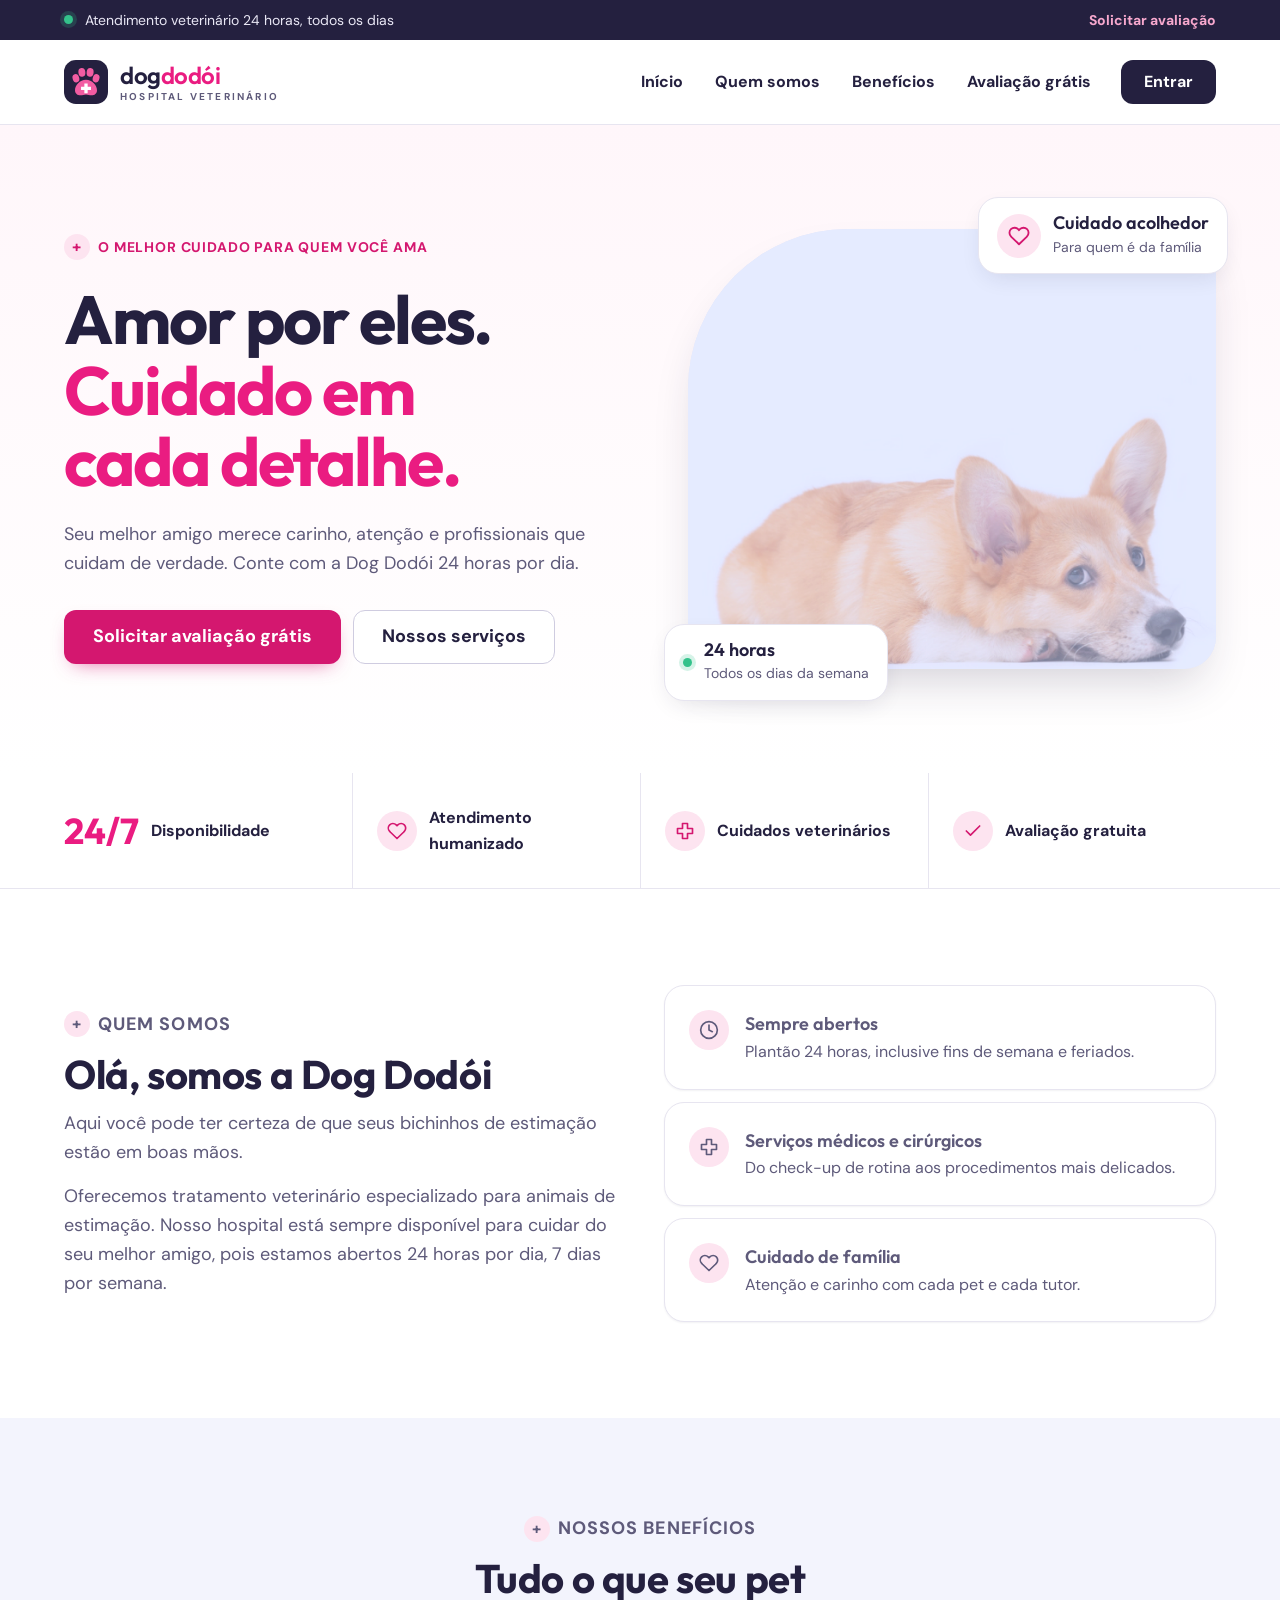
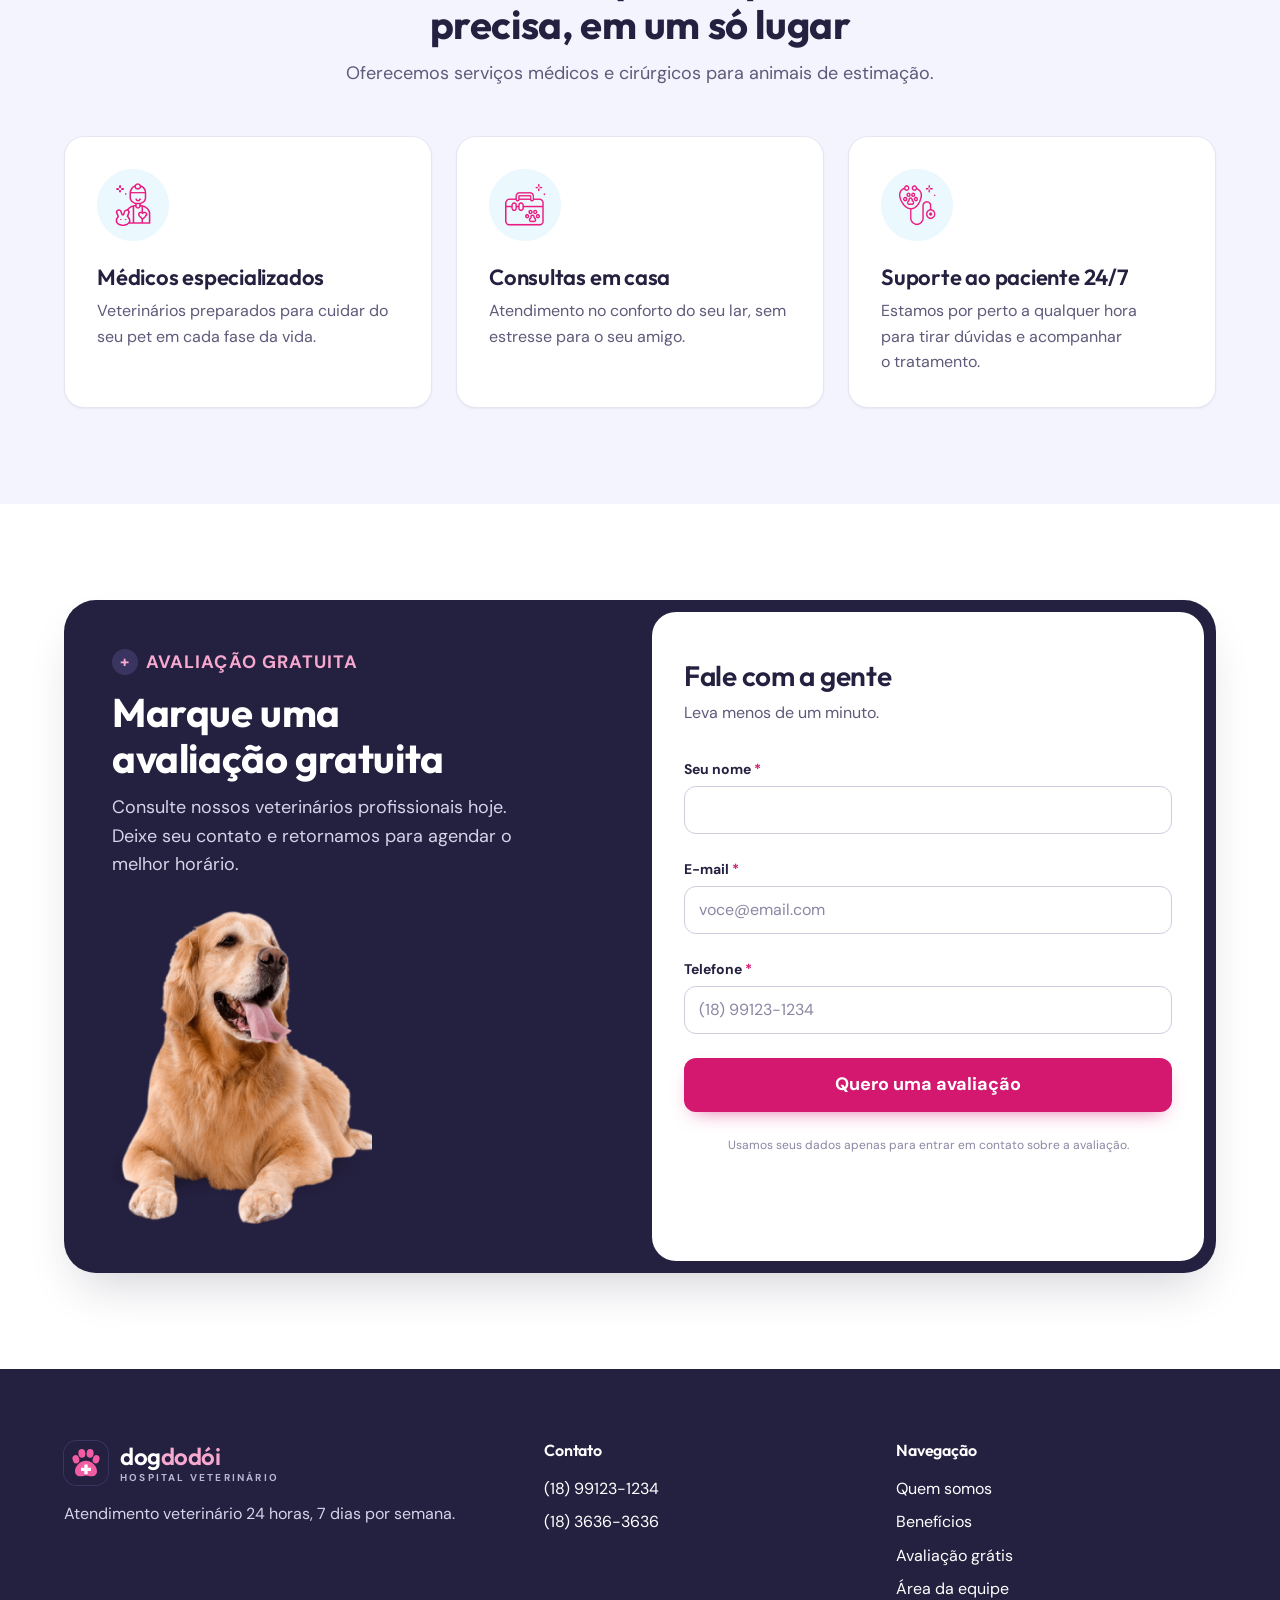
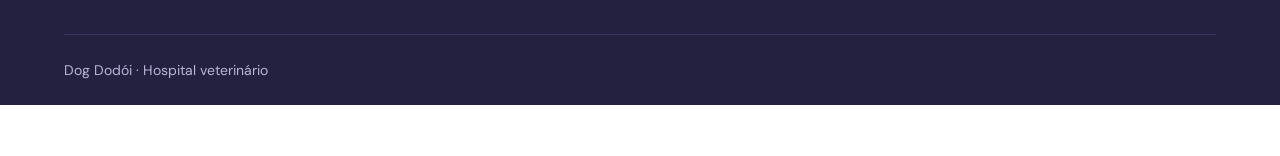
<file: index.html>
<!DOCTYPE html>
<html lang="pt-br">
<head>
    <meta charset="UTF-8">
    <meta http-equiv="refresh" content="0; url=front/index.html">
    <title>Dog Dodói</title>
</head>
<body>
    <p><a href="front/index.html">Ir para o site da Dog Dodói</a></p>
</body>
</html>
</file>
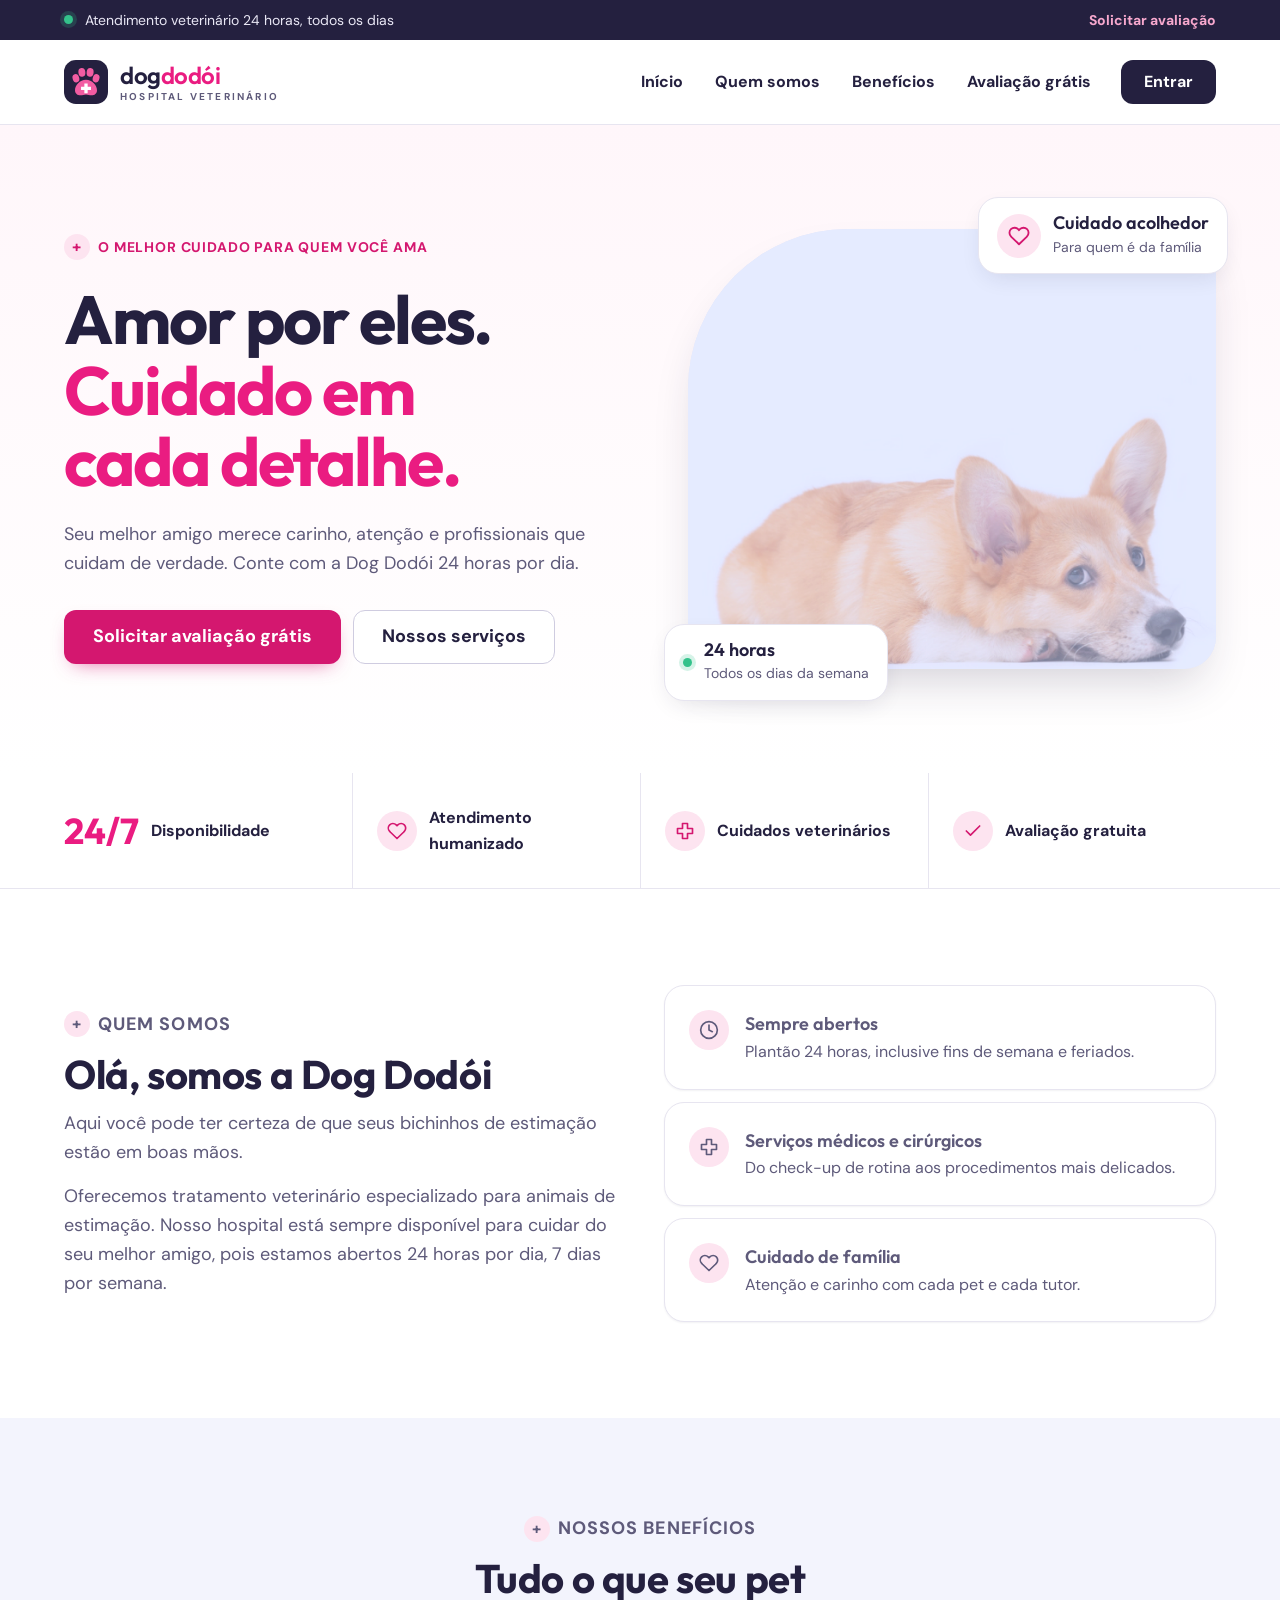
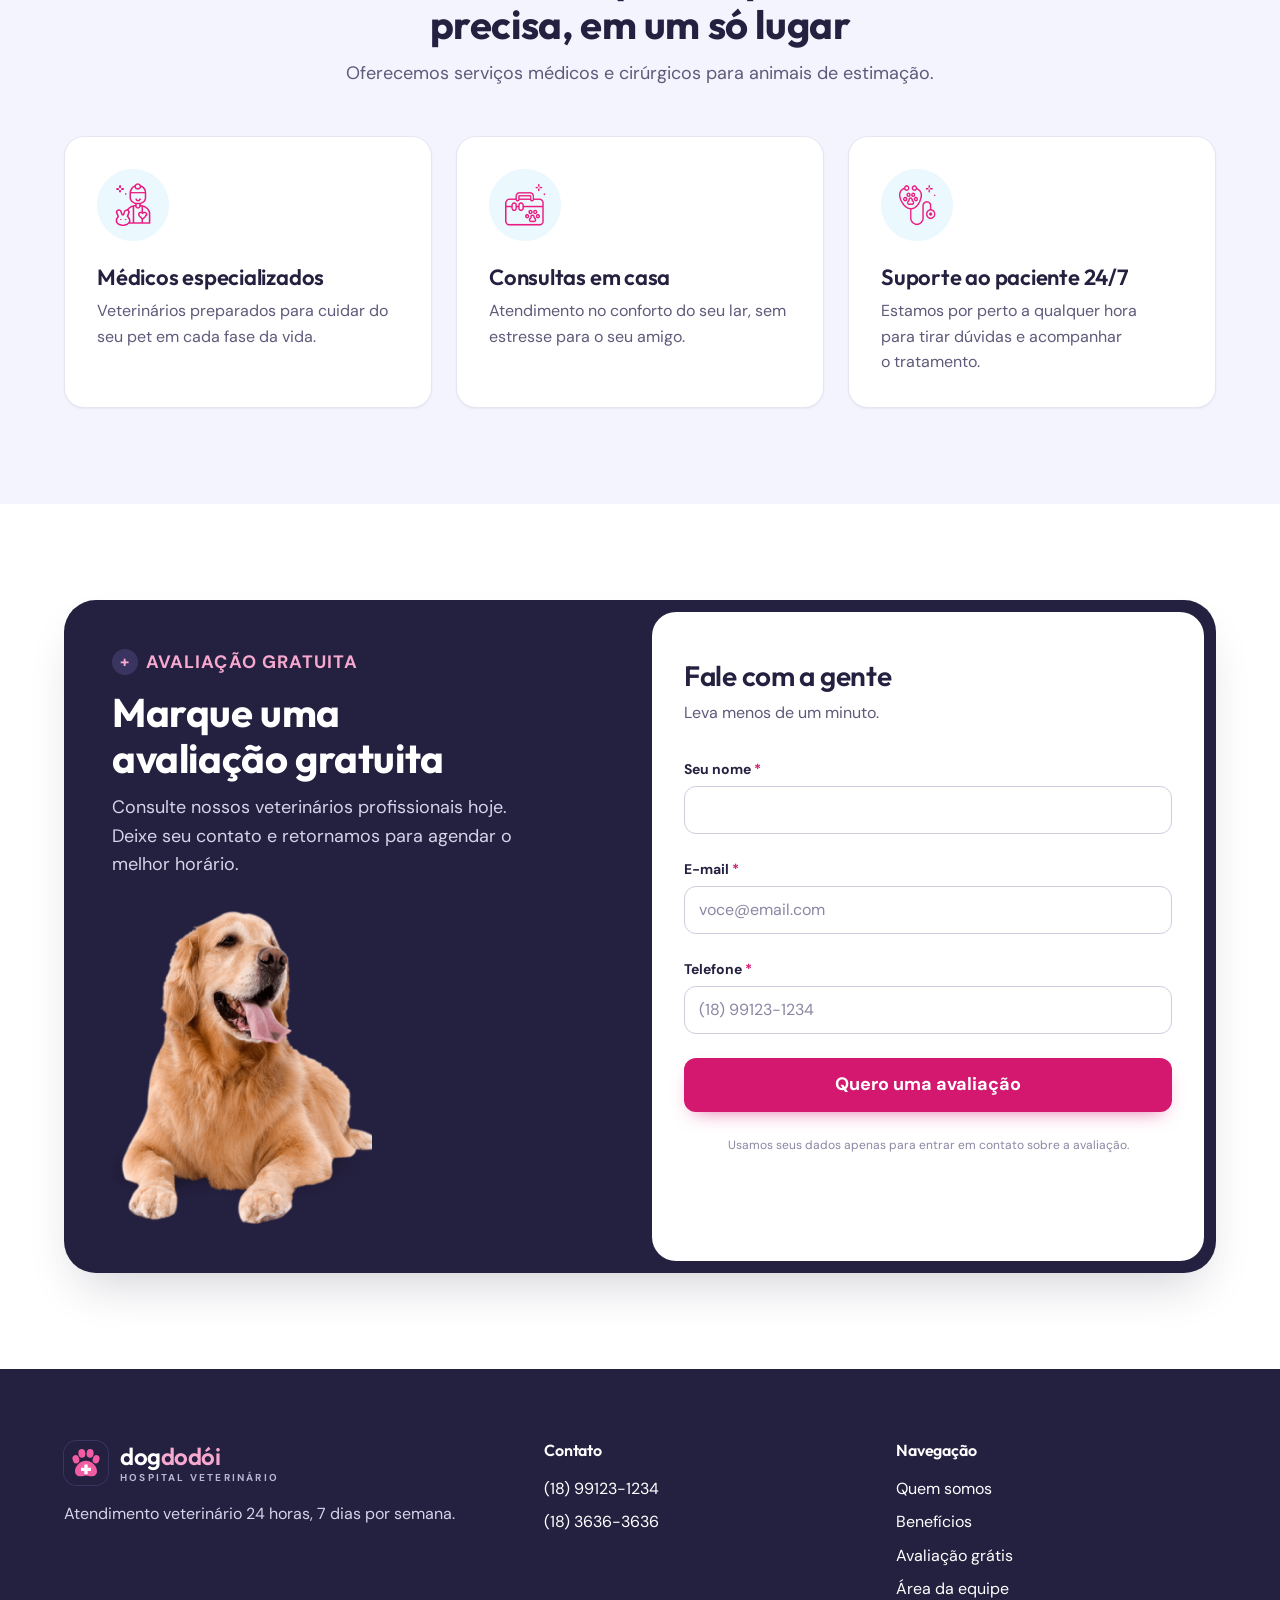
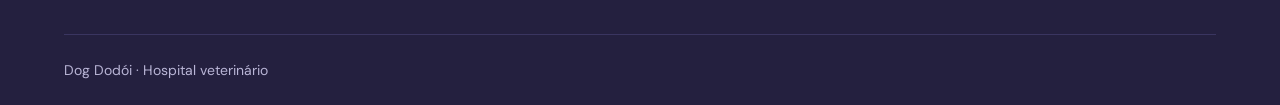
<file: front/index.html>
<!DOCTYPE html>
<html lang="pt-br">
<head>
    <meta charset="UTF-8">
    <meta name="viewport" content="width=device-width, initial-scale=1.0">
    <meta name="description" content="Dog Dodói: hospital veterinário 24 horas. Marque uma avaliação gratuita para o seu pet.">
    <title>Dog Dodói | Hospital veterinário 24 horas</title>
    <link rel="icon" href="../img/marca.svg" type="image/svg+xml">
    <link rel="preconnect" href="https://fonts.googleapis.com">
    <link rel="preconnect" href="https://fonts.gstatic.com" crossorigin>
    <link rel="stylesheet" href="https://fonts.googleapis.com/css2?family=DM+Sans:opsz,wght@9..40,400;9..40,500;9..40,700&family=Outfit:wght@500;600;700&display=swap">
    <link rel="stylesheet" href="../styles/design/tokens.css">
    <link rel="stylesheet" href="../styles/design/base.css">
    <link rel="stylesheet" href="../styles/design/components.css">
    <link rel="stylesheet" href="../styles/design/public.css">
    <script src="../js/storage.js"></script>
    <script src="../js/util.js"></script>
    <script src="../js/mascaras.js"></script>
    <script src="../js/icones.js" defer></script>
    <script src="../js/index.js" defer></script>
</head>
<body>
    <a class="pular-conteudo" href="#conteudo">Pular para o conteúdo</a>

    <div class="faixa-topo">
        <div class="container">
            <p><span class="ponto-vivo" aria-hidden="true"></span> Atendimento veterinário 24 horas, todos os dias</p>
            <a href="#form">Solicitar avaliação</a>
        </div>
    </div>

    <header class="site-cabecalho">
        <div class="container">
            <a class="marca" href="#inicio">
                <img class="marca-simbolo" src="../img/marca.svg" alt="">
                <span class="marca-texto">
                    <span class="marca-nome">dog<b>dodói</b></span>
                    <span class="marca-sub">Hospital veterinário</span>
                </span>
            </a>

            <button type="button" class="botao botao-secundario botao-pequeno site-menu-botao" id="botao-menu"
                    aria-controls="site-nav" aria-expanded="false" data-icone="menu">Menu</button>

            <nav class="site-nav" id="site-nav" aria-label="Principal">
                <a href="#inicio">Início</a>
                <a href="#quem-somos">Quem somos</a>
                <a href="#beneficios">Benefícios</a>
                <a href="#form">Avaliação grátis</a>
                <a href="login.html" class="botao botao-escuro">Entrar</a>
            </nav>
        </div>
    </header>

    <main id="conteudo">
        <section class="hero" id="inicio" aria-labelledby="hero-titulo">
            <div class="container">
                <div>
                    <p class="sobretitulo">O melhor cuidado para quem você ama</p>
                    <h1 id="hero-titulo">Amor por eles. <span>Cuidado em cada detalhe.</span></h1>
                    <p class="hero-texto">Seu melhor amigo merece carinho, atenção e profissionais que cuidam de verdade. Conte com a Dog Dodói 24 horas por dia.</p>
                    <div class="hero-acoes">
                        <button type="button" class="botao botao-primario botao-grande" id="botao-avaliacao">Solicitar avaliação grátis</button>
                        <a href="#beneficios" class="botao botao-secundario botao-grande">Nossos serviços</a>
                    </div>
                </div>

                <div class="hero-visual">
                    <div class="hero-foto">
                        <img src="../img/Section - Banner.png" alt="Cachorro da raça corgi deitado, olhando para o lado" width="1280" height="512">
                    </div>
                    <div class="hero-cartao hero-cartao-topo">
                        <span class="hero-cartao-icone" data-icone="coracao"></span>
                        <span><strong>Cuidado acolhedor</strong><small>Para quem é da família</small></span>
                    </div>
                    <div class="hero-cartao hero-cartao-base">
                        <span class="ponto-vivo" aria-hidden="true"></span>
                        <span><strong>24 horas</strong><small>Todos os dias da semana</small></span>
                    </div>
                </div>
            </div>
        </section>

        <section class="destaques" aria-label="Destaques">
            <div class="container">
                <ul>
                    <li><span class="destaques-numero">24/7</span> Disponibilidade</li>
                    <li><span class="destaques-icone" data-icone="coracao"></span> Atendimento humanizado</li>
                    <li><span class="destaques-icone" data-icone="cruz"></span> Cuidados veterinários</li>
                    <li><span class="destaques-icone" data-icone="check"></span> Avaliação gratuita</li>
                </ul>
            </div>
        </section>

        <section class="secao sobre" id="quem-somos" aria-labelledby="sobre-titulo">
            <div class="container">
                <div class="sobre-texto">
                    <p class="sobretitulo">Quem somos</p>
                    <h2 id="sobre-titulo">Olá, somos a Dog Dodói</h2>
                    <p>Aqui você pode ter certeza de que seus bichinhos de estimação estão em boas mãos.</p>
                    <p>Oferecemos tratamento veterinário especializado para animais de estimação. Nosso hospital está sempre disponível para cuidar do seu melhor amigo, pois estamos abertos 24 horas por dia, 7 dias por semana.</p>
                </div>
                <ul class="sobre-lista">
                    <li>
                        <span class="destaques-icone" data-icone="relogio"></span>
                        <span><strong>Sempre abertos</strong><span>Plantão 24 horas, inclusive fins de semana e feriados.</span></span>
                    </li>
                    <li>
                        <span class="destaques-icone" data-icone="cruz"></span>
                        <span><strong>Serviços médicos e cirúrgicos</strong><span>Do check-up de rotina aos procedimentos mais delicados.</span></span>
                    </li>
                    <li>
                        <span class="destaques-icone" data-icone="coracao"></span>
                        <span><strong>Cuidado de família</strong><span>Atenção e carinho com cada pet e cada tutor.</span></span>
                    </li>
                </ul>
            </div>
        </section>

        <section class="secao beneficios" id="beneficios" aria-labelledby="beneficios-titulo">
            <div class="container">
                <div class="secao-cabecalho">
                    <p class="sobretitulo">Nossos benefícios</p>
                    <h2 id="beneficios-titulo">Tudo o que seu pet precisa, em um só lugar</h2>
                    <p>Oferecemos serviços médicos e cirúrgicos para animais de estimação.</p>
                </div>
                <ul class="beneficios-lista">
                    <li class="beneficio">
                        <img src="../img/iconMedico.png" alt="" width="120" height="120">
                        <h3>Médicos especializados</h3>
                        <p>Veterinários preparados para cuidar do seu pet em cada fase da vida.</p>
                    </li>
                    <li class="beneficio">
                        <img src="../img/iconConsulta.png" alt="" width="120" height="120">
                        <h3>Consultas em casa</h3>
                        <p>Atendimento no conforto do seu lar, sem estresse para o seu amigo.</p>
                    </li>
                    <li class="beneficio">
                        <img src="../img/iconSuporte.png" alt="" width="120" height="120">
                        <h3>Suporte ao paciente 24/7</h3>
                        <p>Estamos por perto a qualquer hora para tirar dúvidas e acompanhar o tratamento.</p>
                    </li>
                </ul>
            </div>
        </section>

        <section class="secao avaliacao" id="form" aria-labelledby="avaliacao-titulo">
            <div class="container">
                <div class="avaliacao-caixa">
                    <div class="avaliacao-info">
                        <p class="sobretitulo">Avaliação gratuita</p>
                        <h2 id="avaliacao-titulo">Marque uma avaliação gratuita</h2>
                        <p>Consulte nossos veterinários profissionais hoje. Deixe seu contato e retornamos para agendar o melhor horário.</p>
                        <img src="../img/dog.png" alt="" width="303" height="346">
                    </div>

                    <div class="avaliacao-form">
                        <h3>Fale com a gente</h3>
                        <p>Leva menos de um minuto.</p>
                        <form id="form-avaliacao">
                            <div class="campo">
                                <label for="nome">Seu nome <span class="obrigatorio" aria-hidden="true">*</span></label>
                                <input class="controle" type="text" id="nome" name="nome" required autocomplete="name">
                            </div>
                            <div class="campo">
                                <label for="email">E-mail <span class="obrigatorio" aria-hidden="true">*</span></label>
                                <input class="controle" type="email" id="email" name="email" required autocomplete="email" placeholder="voce@email.com">
                            </div>
                            <div class="campo">
                                <label for="telefone">Telefone <span class="obrigatorio" aria-hidden="true">*</span></label>
                                <input class="controle" type="tel" id="telefone" name="telefone" required autocomplete="tel"
                                       data-mascara="telefone" minlength="14" placeholder="(18) 99123-1234">
                            </div>
                            <button type="submit" class="botao botao-primario botao-grande botao-bloco">Quero uma avaliação</button>
                            <p class="aviso-privacidade">Usamos seus dados apenas para entrar em contato sobre a avaliação.</p>
                        </form>
                    </div>
                </div>
            </div>
        </section>
    </main>

    <footer class="site-rodape">
        <div class="container">
            <div>
                <a class="marca marca-clara" href="#inicio">
                    <img class="marca-simbolo" src="../img/marca.svg" alt="">
                    <span class="marca-texto">
                        <span class="marca-nome">dog<b>dodói</b></span>
                        <span class="marca-sub">Hospital veterinário</span>
                    </span>
                </a>
                <p>Atendimento veterinário 24 horas, 7 dias por semana.</p>
            </div>
            <div>
                <h2>Contato</h2>
                <ul>
                    <li><a href="tel:+5518991231234">(18) 99123-1234</a></li>
                    <li><a href="tel:+551836363636">(18) 3636-3636</a></li>
                </ul>
            </div>
            <div>
                <h2>Navegação</h2>
                <ul>
                    <li><a href="#quem-somos">Quem somos</a></li>
                    <li><a href="#beneficios">Benefícios</a></li>
                    <li><a href="#form">Avaliação grátis</a></li>
                    <li><a href="login.html">Área da equipe</a></li>
                </ul>
            </div>
            <p class="rodape-base">Dog Dodói · Hospital veterinário</p>
        </div>
    </footer>
</body>
</html>
</file>
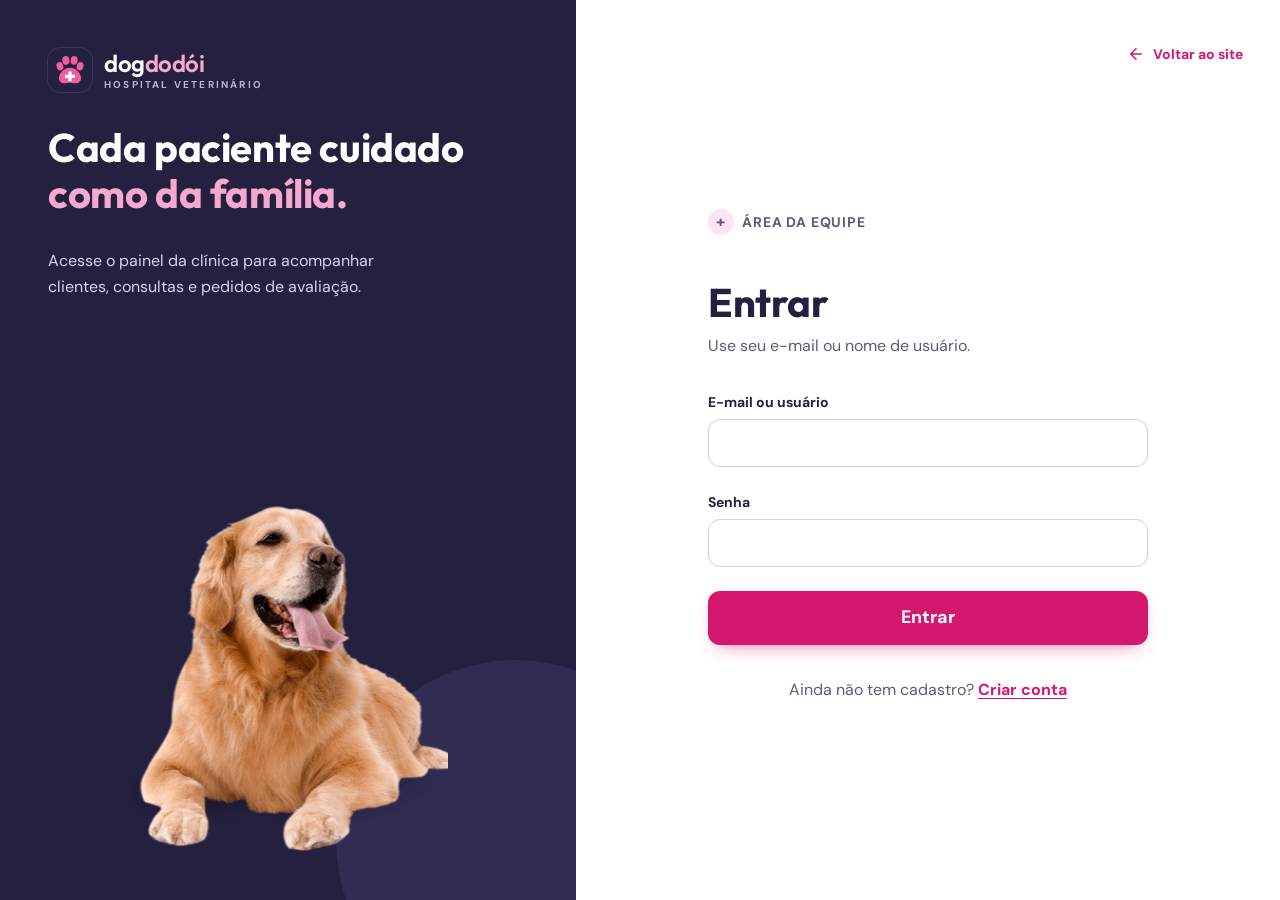
<file: front/cliente.html>
<!DOCTYPE html>
<html lang="pt-br" data-protegida>
<head>
    <meta charset="UTF-8">
    <meta name="viewport" content="width=device-width, initial-scale=1.0">
    <title>Novo cliente | Dog Dodói</title>
    <link rel="icon" href="../img/marca.svg" type="image/svg+xml">
    <link rel="preconnect" href="https://fonts.googleapis.com">
    <link rel="preconnect" href="https://fonts.gstatic.com" crossorigin>
    <link rel="stylesheet" href="https://fonts.googleapis.com/css2?family=DM+Sans:opsz,wght@9..40,400;9..40,500;9..40,700&family=Outfit:wght@500;600;700&display=swap">
    <link rel="stylesheet" href="../styles/design/tokens.css">
    <link rel="stylesheet" href="../styles/design/base.css">
    <link rel="stylesheet" href="../styles/design/components.css">
    <link rel="stylesheet" href="../styles/design/admin.css">
    <script src="../js/storage.js"></script>
    <script src="../js/util.js"></script>
    <script src="../js/auth.js"></script>
    <script src="../js/mascaras.js"></script>
    <script src="../js/icones.js" defer></script>
    <script src="../js/layout.js" defer></script>
    <script src="../js/cliente.js" defer></script>
</head>
<body class="app" data-secao="clientes">
    <a class="pular-conteudo" href="#conteudo">Pular para o conteúdo</a>
    <aside class="app-lateral" id="menu-lateral"></aside>

    <div class="app-principal">
        <header class="app-topo">
            <button type="button" class="botao botao-secundario botao-pequeno app-menu-botao" data-abrir-menu
                    aria-controls="menu-lateral" aria-expanded="false" data-icone="menu">Menu</button>
            <nav class="trilha" aria-label="Você está em">
                <ol>
                    <li><a href="dashBoard.html">Painel</a></li>
                    <li><a href="listaClientes.html">Clientes</a></li>
                    <li><span aria-current="page" id="trilha-atual">Novo cliente</span></li>
                </ol>
            </nav>
            <a class="botao botao-fantasma botao-pequeno" href="index.html" data-icone="site">Ver site</a>
        </header>

        <main class="app-conteudo formulario-pagina" id="conteudo">
            <div class="pagina-cabecalho">
                <div>
                    <p class="contexto">Clientes</p>
                    <h1 id="titulo">Novo cliente</h1>
                    <p class="descricao">Campos com <span class="obrigatorio">*</span> são obrigatórios.</p>
                </div>
            </div>

            <form id="form-cliente" class="painel">
                <div class="painel-corpo">
                    <fieldset class="grupo-form">
                        <legend>Dados pessoais</legend>
                        <p class="grupo-form-descricao">Informações do tutor responsável pelo pet.</p>
                        <div class="grade-campos">
                            <div class="campo col-7">
                                <label for="nome">Nome completo <span class="obrigatorio" aria-hidden="true">*</span></label>
                                <input class="controle" type="text" id="nome" name="nome" required autocomplete="off">
                            </div>
                            <div class="campo col-5">
                                <label for="nascimento">Data de nascimento <span class="obrigatorio" aria-hidden="true">*</span></label>
                                <input class="controle" type="date" id="nascimento" name="nascimento" required>
                            </div>
                            <div class="campo col-5">
                                <label for="cpf">CPF <span class="obrigatorio" aria-hidden="true">*</span></label>
                                <input class="controle" type="text" id="cpf" name="cpf" required inputmode="numeric"
                                       data-mascara="cpf" placeholder="000.000.000-00">
                            </div>
                            <div class="campo col-7">
                                <label for="email">E-mail <span class="obrigatorio" aria-hidden="true">*</span></label>
                                <input class="controle" type="email" id="email" name="email" required autocomplete="off">
                            </div>
                            <div class="campo col-6">
                                <label for="whatsapp">WhatsApp <span class="obrigatorio" aria-hidden="true">*</span></label>
                                <input class="controle" type="tel" id="whatsapp" name="whatsapp" required minlength="14"
                                       data-mascara="telefone" placeholder="(18) 99123-1234">
                            </div>
                            <div class="campo col-6">
                                <label for="outro-contato">Outro contato <span class="opcional">(opcional)</span></label>
                                <input class="controle" type="tel" id="outro-contato" name="outroContato" minlength="14"
                                       data-mascara="telefone">
                            </div>
                        </div>
                    </fieldset>

                    <fieldset class="grupo-form">
                        <legend>Endereço</legend>
                        <p class="grupo-form-descricao">Digite o CEP e preenchemos a rua, o bairro e a cidade.</p>
                        <div class="grade-campos">
                            <div class="campo col-4">
                                <label for="cep">CEP <span class="obrigatorio" aria-hidden="true">*</span></label>
                                <input class="controle" type="text" id="cep" name="cep" required inputmode="numeric" pattern="\d{5}-\d{3}"
                                       title="CEP no formato 00000-000" data-mascara="cep" placeholder="00000-000">
                            </div>
                            <div class="campo col-6">
                                <label for="cidade">Cidade <span class="obrigatorio" aria-hidden="true">*</span></label>
                                <input class="controle" type="text" id="cidade" name="cidade" required>
                            </div>
                            <div class="campo col-2">
                                <label for="uf">UF <span class="obrigatorio" aria-hidden="true">*</span></label>
                                <input class="controle" type="text" id="uf" name="uf" required maxlength="2" pattern="[A-Za-z]{2}" title="Sigla do estado, ex.: SP">
                            </div>
                            <div class="campo col-8">
                                <label for="rua">Rua <span class="obrigatorio" aria-hidden="true">*</span></label>
                                <input class="controle" type="text" id="rua" name="rua" required>
                            </div>
                            <div class="campo col-4">
                                <label for="numero">Número <span class="obrigatorio" aria-hidden="true">*</span></label>
                                <input class="controle" type="text" id="numero" name="numero" required>
                            </div>
                            <div class="campo col-6">
                                <label for="bairro">Bairro <span class="obrigatorio" aria-hidden="true">*</span></label>
                                <input class="controle" type="text" id="bairro" name="bairro" required>
                            </div>
                        </div>
                    </fieldset>
                </div>

                <div class="painel-rodape">
                    <button type="button" class="botao botao-secundario" id="cancelar">Cancelar</button>
                    <button type="submit" class="botao botao-primario">Salvar cliente</button>
                </div>
            </form>
        </main>
    </div>
</body>
</html>
</file>
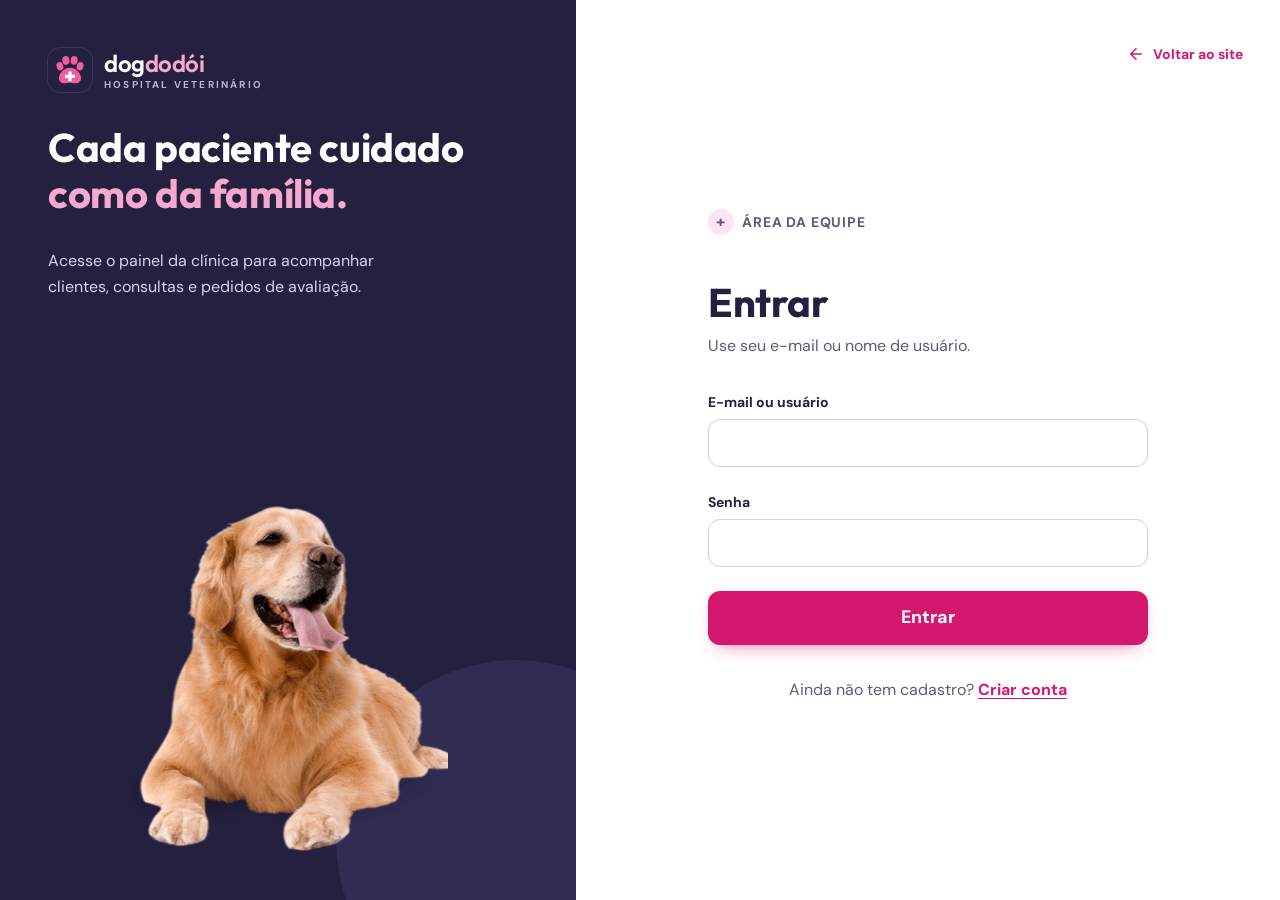
<file: front/consultas.html>
<!DOCTYPE html>
<html lang="pt-br" data-protegida>
<head>
    <meta charset="UTF-8">
    <meta name="viewport" content="width=device-width, initial-scale=1.0">
    <title>Agendar consulta | Dog Dodói</title>
    <link rel="icon" href="../img/marca.svg" type="image/svg+xml">
    <link rel="preconnect" href="https://fonts.googleapis.com">
    <link rel="preconnect" href="https://fonts.gstatic.com" crossorigin>
    <link rel="stylesheet" href="https://fonts.googleapis.com/css2?family=DM+Sans:opsz,wght@9..40,400;9..40,500;9..40,700&family=Outfit:wght@500;600;700&display=swap">
    <link rel="stylesheet" href="../styles/design/tokens.css">
    <link rel="stylesheet" href="../styles/design/base.css">
    <link rel="stylesheet" href="../styles/design/components.css">
    <link rel="stylesheet" href="../styles/design/admin.css">
    <script src="../js/storage.js"></script>
    <script src="../js/util.js"></script>
    <script src="../js/auth.js"></script>
    <script src="../js/icones.js" defer></script>
    <script src="../js/layout.js" defer></script>
    <script src="../js/consulta.js" defer></script>
</head>
<body class="app" data-secao="consultas">
    <a class="pular-conteudo" href="#conteudo">Pular para o conteúdo</a>
    <aside class="app-lateral" id="menu-lateral"></aside>

    <div class="app-principal">
        <header class="app-topo">
            <button type="button" class="botao botao-secundario botao-pequeno app-menu-botao" data-abrir-menu
                    aria-controls="menu-lateral" aria-expanded="false" data-icone="menu">Menu</button>
            <nav class="trilha" aria-label="Você está em">
                <ol>
                    <li><a href="dashBoard.html">Painel</a></li>
                    <li><a href="listaConsultas.html">Consultas</a></li>
                    <li><span aria-current="page" id="trilha-atual">Agendar</span></li>
                </ol>
            </nav>
            <a class="botao botao-fantasma botao-pequeno" href="index.html" data-icone="site">Ver site</a>
        </header>

        <main class="app-conteudo formulario-pagina" id="conteudo">
            <div class="pagina-cabecalho">
                <div>
                    <p class="contexto">Consultas</p>
                    <h1 id="titulo">Agendar consulta</h1>
                    <p class="descricao">Campos com <span class="obrigatorio">*</span> são obrigatórios.</p>
                </div>
            </div>

            <form id="form-consulta" class="painel">
                <div class="painel-corpo">
                    <fieldset class="grupo-form">
                        <legend>Cliente</legend>
                        <p class="grupo-form-descricao">Escolha o tutor. Não encontrou? <a href="cliente.html">Cadastre um novo cliente</a>.</p>
                        <div class="grade-campos">
                            <div class="campo">
                                <label for="cliente">Cliente <span class="obrigatorio" aria-hidden="true">*</span></label>
                                <select class="controle" id="cliente" name="clienteId" required></select>
                            </div>
                        </div>
                    </fieldset>

                    <fieldset class="grupo-form">
                        <legend>Horário</legend>
                        <p class="grupo-form-descricao">A clínica atende 24 horas. Só não é possível marcar dois atendimentos no mesmo horário.</p>
                        <div class="grade-campos">
                            <div class="campo col-6">
                                <label for="data">Data <span class="obrigatorio" aria-hidden="true">*</span></label>
                                <input class="controle" type="date" id="data" name="data" required>
                            </div>
                            <div class="campo col-6">
                                <label for="horas">Hora <span class="obrigatorio" aria-hidden="true">*</span></label>
                                <input class="controle" type="time" id="horas" name="hora" required>
                            </div>
                            <div class="campo">
                                <label for="observacoes">Observações <span class="opcional">(opcional)</span></label>
                                <textarea class="controle" id="observacoes" name="observacoes" placeholder="Nome do pet, sintomas, vacinas..."></textarea>
                            </div>
                        </div>
                    </fieldset>
                </div>

                <div class="painel-rodape">
                    <button type="button" class="botao botao-secundario" id="cancelar">Cancelar</button>
                    <button type="submit" class="botao botao-primario" id="salvar">Salvar consulta</button>
                </div>
            </form>
        </main>
    </div>
</body>
</html>
</file>
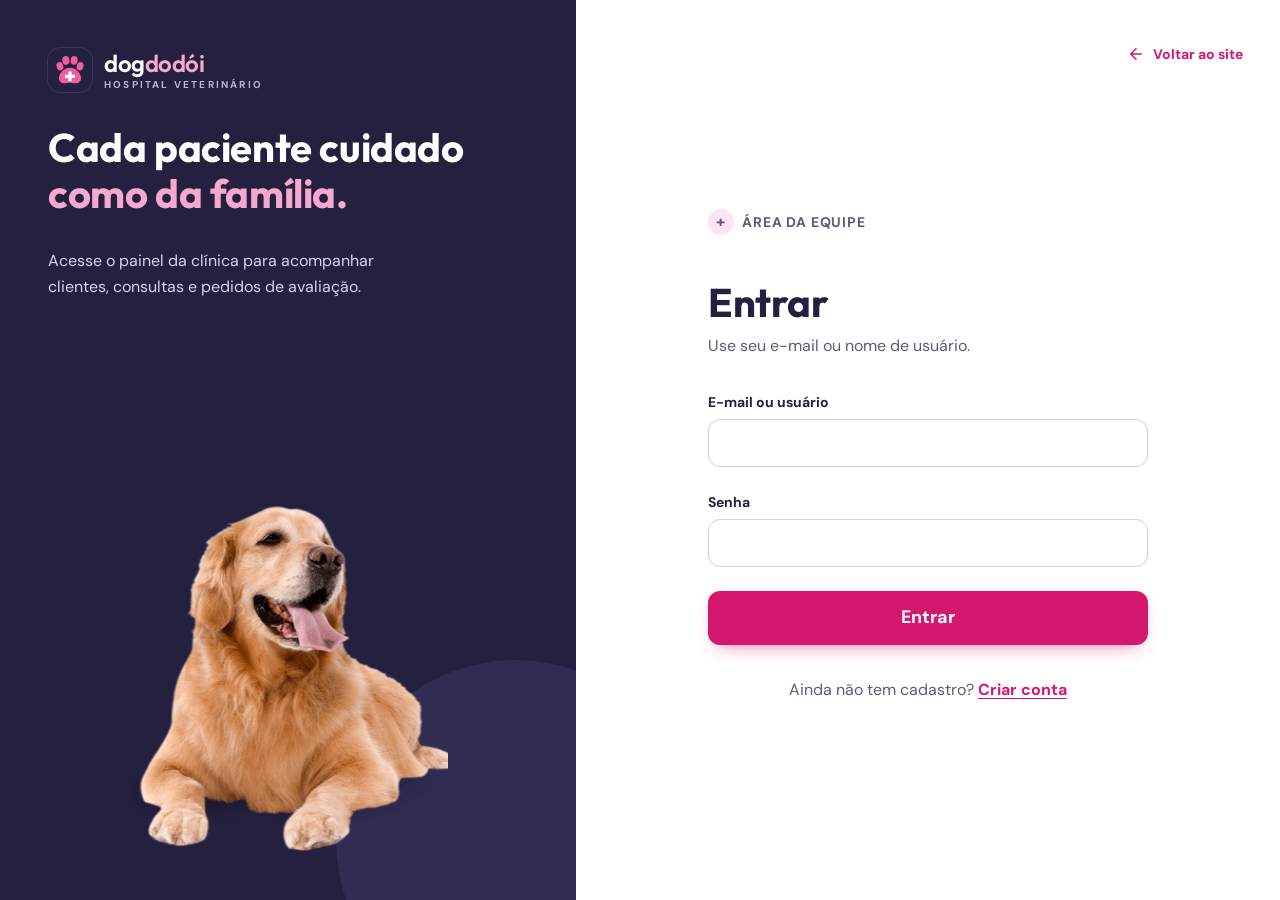
<file: front/dashBoard.html>
<!DOCTYPE html>
<html lang="pt-br" data-protegida>
<head>
    <meta charset="UTF-8">
    <meta name="viewport" content="width=device-width, initial-scale=1.0">
    <title>Painel | Dog Dodói</title>
    <link rel="icon" href="../img/marca.svg" type="image/svg+xml">
    <link rel="preconnect" href="https://fonts.googleapis.com">
    <link rel="preconnect" href="https://fonts.gstatic.com" crossorigin>
    <link rel="stylesheet" href="https://fonts.googleapis.com/css2?family=DM+Sans:opsz,wght@9..40,400;9..40,500;9..40,700&family=Outfit:wght@500;600;700&display=swap">
    <link rel="stylesheet" href="../styles/design/tokens.css">
    <link rel="stylesheet" href="../styles/design/base.css">
    <link rel="stylesheet" href="../styles/design/components.css">
    <link rel="stylesheet" href="../styles/design/admin.css">
    <script src="../js/storage.js"></script>
    <script src="../js/util.js"></script>
    <script src="../js/auth.js"></script>
    <script src="../js/icones.js" defer></script>
    <script src="../js/layout.js" defer></script>
    <script src="../js/dashboard.js" defer></script>
</head>
<body class="app" data-secao="painel">
    <a class="pular-conteudo" href="#conteudo">Pular para o conteúdo</a>
    <aside class="app-lateral" id="menu-lateral"></aside>

    <div class="app-principal">
        <header class="app-topo">
            <button type="button" class="botao botao-secundario botao-pequeno app-menu-botao" data-abrir-menu
                    aria-controls="menu-lateral" aria-expanded="false" data-icone="menu">Menu</button>
            <nav class="trilha" aria-label="Você está em">
                <ol><li><span aria-current="page">Painel</span></li></ol>
            </nav>
            <a class="botao botao-fantasma botao-pequeno" href="index.html" data-icone="site">Ver site</a>
        </header>

        <main class="app-conteudo" id="conteudo">
            <div class="pagina-cabecalho">
                <div>
                    <p class="contexto" id="data-hoje">Hoje</p>
                    <h1 id="saudacao">Olá!</h1>
                    <p class="descricao">Um resumo do atendimento da clínica.</p>
                </div>
                <div class="pagina-acoes">
                    <a class="botao botao-secundario" href="cliente.html" data-icone="clientes">Novo cliente</a>
                    <a class="botao botao-primario" href="consultas.html" data-icone="mais">Agendar consulta</a>
                </div>
            </div>

            <div class="grade-indicadores">
                <a class="indicador indicador-rosa" href="listaClientes.html">
                    <span class="indicador-icone" data-icone="clientes"></span>
                    <span class="indicador-numero" id="total-clientes">0</span>
                    <span class="indicador-rotulo">Clientes cadastrados</span>
                </a>
                <a class="indicador indicador-lavanda" href="listaConsultas.html">
                    <span class="indicador-icone" data-icone="consultas"></span>
                    <span class="indicador-numero" id="total-agendadas">0</span>
                    <span class="indicador-rotulo">Consultas agendadas</span>
                </a>
                <a class="indicador indicador-vermelho" href="listaConsultas.html?filtro=canceladas">
                    <span class="indicador-icone" data-icone="cancelada"></span>
                    <span class="indicador-numero" id="total-canceladas">0</span>
                    <span class="indicador-rotulo">Consultas canceladas</span>
                </a>
                <a class="indicador indicador-verde" href="listaUsuarios.html">
                    <span class="indicador-icone" data-icone="usuarios"></span>
                    <span class="indicador-numero" id="total-usuarios">0</span>
                    <span class="indicador-rotulo">Usuários da equipe</span>
                </a>
            </div>

            <div class="grade-paineis">
                <section class="painel" aria-labelledby="titulo-proximas">
                    <div class="painel-cabecalho">
                        <h2 id="titulo-proximas">Próximas consultas</h2>
                        <a class="botao botao-fantasma botao-pequeno" href="listaConsultas.html">Ver todas</a>
                    </div>
                    <table class="tabela">
                        <thead>
                            <tr><th scope="col">Data e hora</th><th scope="col">Cliente</th><th scope="col">Observações</th></tr>
                        </thead>
                        <tbody id="proximas-consultas"></tbody>
                    </table>
                </section>

                <section class="painel" aria-labelledby="titulo-pedidos">
                    <div class="painel-cabecalho">
                        <h2 id="titulo-pedidos">Pedidos de avaliação grátis</h2>
                        <span class="selo" id="total-pedidos">0 pendentes</span>
                    </div>
                    <table class="tabela">
                        <thead>
                            <tr><th scope="col">Contato</th><th scope="col">Recebido</th><th scope="col"><span class="oculto">Ações</span></th></tr>
                        </thead>
                        <tbody id="avaliacoes"></tbody>
                    </table>
                </section>
            </div>
        </main>
    </div>
</body>
</html>
</file>
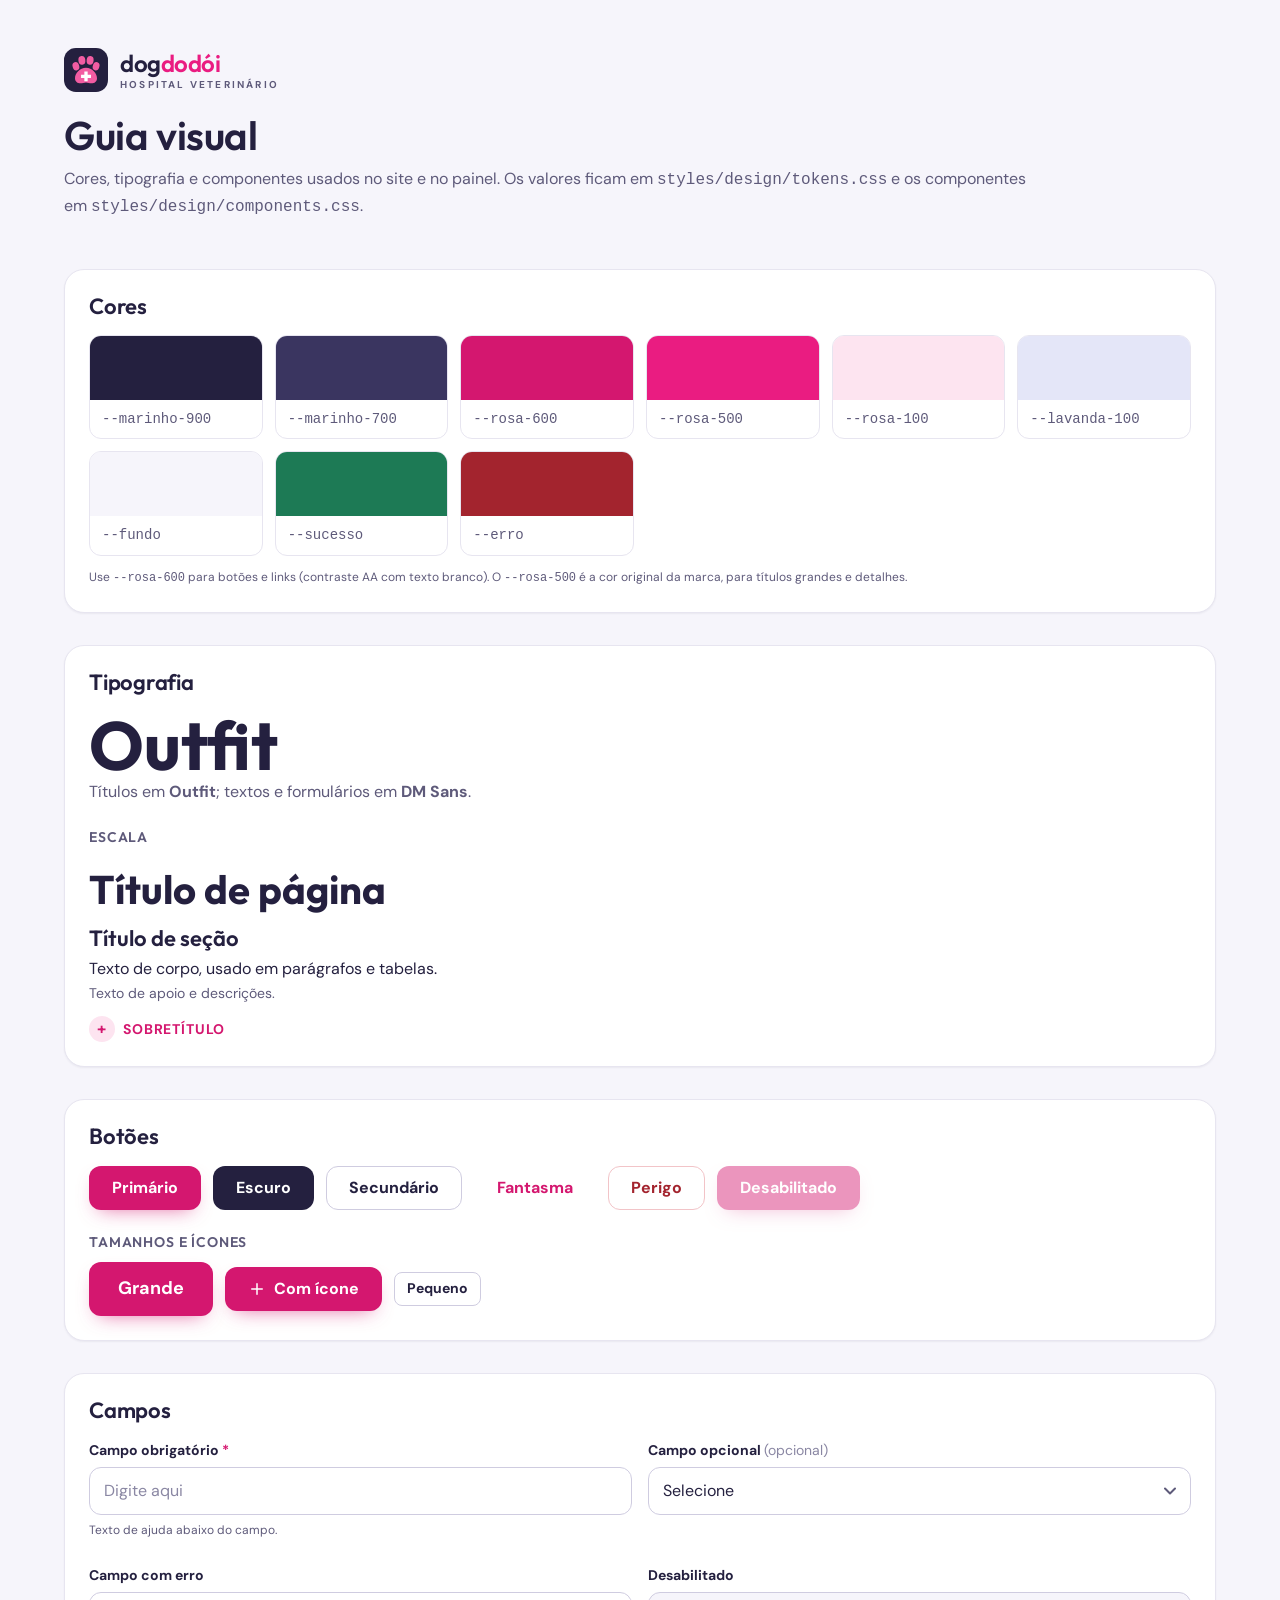
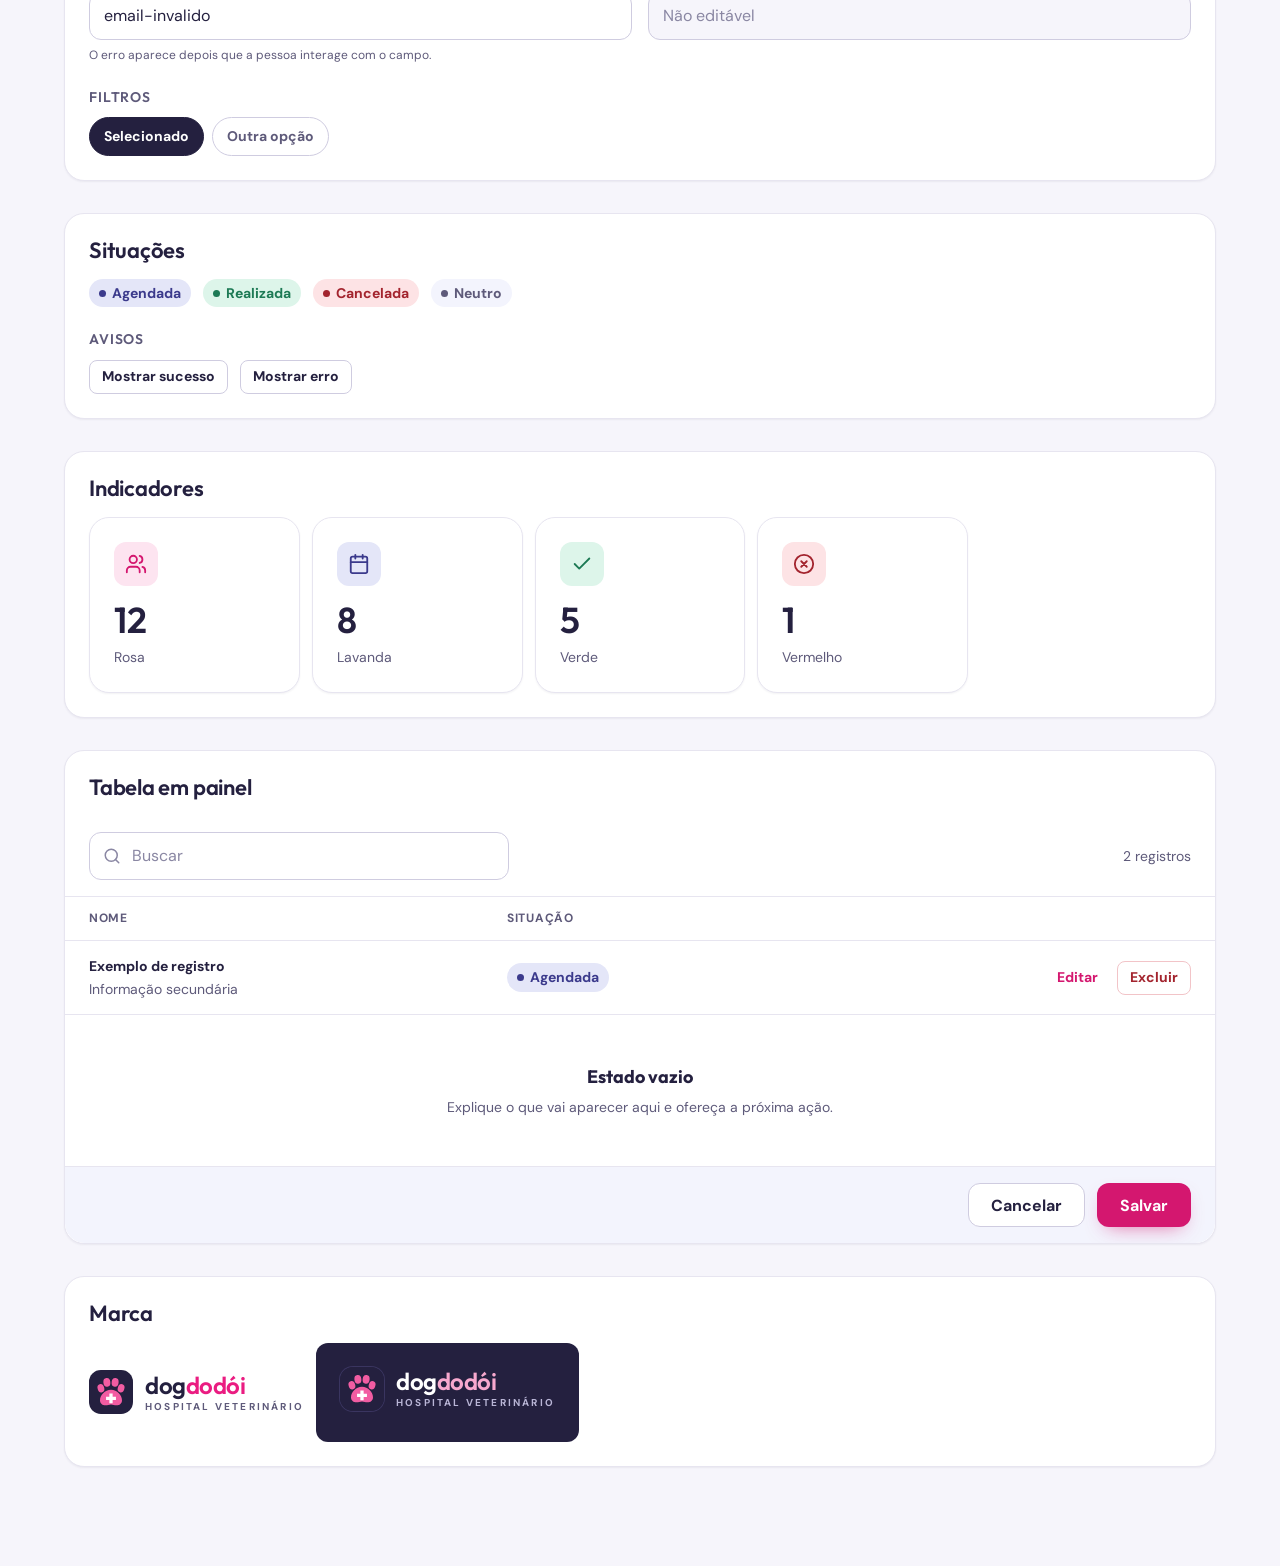
<file: front/guia-visual.html>
<!DOCTYPE html>
<html lang="pt-br">
<head>
    <meta charset="UTF-8">
    <meta name="viewport" content="width=device-width, initial-scale=1.0">
    <title>Guia visual | Dog Dodói</title>
    <link rel="icon" href="../img/marca.svg" type="image/svg+xml">
    <link rel="preconnect" href="https://fonts.googleapis.com">
    <link rel="preconnect" href="https://fonts.gstatic.com" crossorigin>
    <link rel="stylesheet" href="https://fonts.googleapis.com/css2?family=DM+Sans:opsz,wght@9..40,400;9..40,500;9..40,700&family=Outfit:wght@500;600;700&display=swap">
    <link rel="stylesheet" href="../styles/design/tokens.css">
    <link rel="stylesheet" href="../styles/design/base.css">
    <link rel="stylesheet" href="../styles/design/components.css">
    <link rel="stylesheet" href="../styles/design/public.css">
    <style>
        /* Só para a página do guia. */
        body { background: var(--fundo); }
        .guia { padding: var(--esp-7) 0 var(--esp-8); }
        .guia-cabecalho { margin-bottom: var(--esp-7); }
        .guia-cabecalho h1 { margin: var(--esp-3) 0 var(--esp-2); font-size: var(--texto-3xl); }
        .guia section { margin-bottom: var(--esp-6); }
        .guia h2 { margin-bottom: var(--esp-4); font-size: var(--texto-xl); }
        .guia h3 { margin: var(--esp-5) 0 var(--esp-3); color: var(--texto-suave); font-size: var(--texto-sm); letter-spacing: 0.06em; text-transform: uppercase; }
        .amostras { display: grid; grid-template-columns: repeat(auto-fill, minmax(150px, 1fr)); gap: var(--esp-3); }
        .amostra { overflow: hidden; border: 1px solid var(--borda); border-radius: var(--raio-md); background: var(--superficie); font-size: var(--texto-sm); }
        .amostra span { display: block; height: 64px; }
        .amostra code { display: block; padding: var(--esp-2) var(--esp-3); color: var(--texto-suave); }
        .linha { display: flex; flex-wrap: wrap; align-items: center; gap: var(--esp-3); }
        .lado-escuro { padding: var(--esp-5); border-radius: var(--raio-md); background: var(--marinho-900); }
    </style>
    <script src="../js/util.js"></script>
    <script src="../js/icones.js" defer></script>
</head>
<body>
    <main class="guia">
        <div class="container">
            <div class="guia-cabecalho">
                <a class="marca" href="index.html">
                    <img class="marca-simbolo" src="../img/marca.svg" alt="">
                    <span class="marca-texto">
                        <span class="marca-nome">dog<b>dodói</b></span>
                        <span class="marca-sub">Hospital veterinário</span>
                    </span>
                </a>
                <h1>Guia visual</h1>
                <p class="texto-suave">Cores, tipografia e componentes usados no site e no painel. Os valores ficam em <code>styles/design/tokens.css</code> e os componentes em <code>styles/design/components.css</code>.</p>
            </div>

            <section class="painel painel-corpo">
                <h2>Cores</h2>
                <div class="amostras">
                    <div class="amostra"><span style="background: var(--marinho-900)"></span><code>--marinho-900</code></div>
                    <div class="amostra"><span style="background: var(--marinho-700)"></span><code>--marinho-700</code></div>
                    <div class="amostra"><span style="background: var(--rosa-600)"></span><code>--rosa-600</code></div>
                    <div class="amostra"><span style="background: var(--rosa-500)"></span><code>--rosa-500</code></div>
                    <div class="amostra"><span style="background: var(--rosa-100)"></span><code>--rosa-100</code></div>
                    <div class="amostra"><span style="background: var(--lavanda-100)"></span><code>--lavanda-100</code></div>
                    <div class="amostra"><span style="background: var(--fundo)"></span><code>--fundo</code></div>
                    <div class="amostra"><span style="background: var(--sucesso)"></span><code>--sucesso</code></div>
                    <div class="amostra"><span style="background: var(--erro)"></span><code>--erro</code></div>
                </div>
                <p class="campo-ajuda" style="margin-top: var(--esp-3)">Use <code>--rosa-600</code> para botões e links (contraste AA com texto branco). O <code>--rosa-500</code> é a cor original da marca, para títulos grandes e detalhes.</p>
            </section>

            <section class="painel painel-corpo">
                <h2>Tipografia</h2>
                <p style="font-family: var(--fonte-titulo); font-size: var(--texto-hero); font-weight: 700; line-height: 1">Outfit</p>
                <p class="texto-suave">Títulos em <strong>Outfit</strong>; textos e formulários em <strong>DM Sans</strong>.</p>
                <h3>Escala</h3>
                <p style="font-size: var(--texto-3xl); font-family: var(--fonte-titulo); font-weight: 700">Título de página</p>
                <p style="font-size: var(--texto-xl); font-family: var(--fonte-titulo); font-weight: 600">Título de seção</p>
                <p>Texto de corpo, usado em parágrafos e tabelas.</p>
                <p class="texto-suave" style="font-size: var(--texto-sm)">Texto de apoio e descrições.</p>
                <p class="sobretitulo" style="margin-top: var(--esp-3)">Sobretítulo</p>
            </section>

            <section class="painel painel-corpo">
                <h2>Botões</h2>
                <div class="linha">
                    <button class="botao botao-primario" type="button">Primário</button>
                    <button class="botao botao-escuro" type="button">Escuro</button>
                    <button class="botao botao-secundario" type="button">Secundário</button>
                    <button class="botao botao-fantasma" type="button">Fantasma</button>
                    <button class="botao botao-perigo" type="button">Perigo</button>
                    <button class="botao botao-primario" type="button" disabled>Desabilitado</button>
                </div>
                <h3>Tamanhos e ícones</h3>
                <div class="linha">
                    <button class="botao botao-primario botao-grande" type="button">Grande</button>
                    <button class="botao botao-primario" type="button" data-icone="mais">Com ícone</button>
                    <button class="botao botao-secundario botao-pequeno" type="button">Pequeno</button>
                </div>
            </section>

            <section class="painel painel-corpo">
                <h2>Campos</h2>
                <div class="grade-campos">
                    <div class="campo col-6">
                        <label for="g-normal">Campo obrigatório <span class="obrigatorio" aria-hidden="true">*</span></label>
                        <input class="controle" id="g-normal" placeholder="Digite aqui">
                        <span class="campo-ajuda">Texto de ajuda abaixo do campo.</span>
                    </div>
                    <div class="campo col-6">
                        <label for="g-opcional">Campo opcional <span class="opcional">(opcional)</span></label>
                        <select class="controle" id="g-opcional"><option>Selecione</option><option>Opção</option></select>
                    </div>
                    <div class="campo col-6">
                        <label for="g-erro">Campo com erro</label>
                        <input class="controle" id="g-erro" type="email" value="email-invalido">
                        <span class="campo-ajuda">O erro aparece depois que a pessoa interage com o campo.</span>
                    </div>
                    <div class="campo col-6">
                        <label for="g-desab">Desabilitado</label>
                        <input class="controle" id="g-desab" value="Não editável" disabled>
                    </div>
                </div>
                <h3>Filtros</h3>
                <fieldset class="filtros">
                    <legend class="oculto">Exemplo de filtro</legend>
                    <label class="filtro"><input type="radio" name="g-filtro" checked><span>Selecionado</span></label>
                    <label class="filtro"><input type="radio" name="g-filtro"><span>Outra opção</span></label>
                </fieldset>
            </section>

            <section class="painel painel-corpo">
                <h2>Situações</h2>
                <div class="linha">
                    <span class="selo selo-agendada">Agendada</span>
                    <span class="selo selo-realizada">Realizada</span>
                    <span class="selo selo-cancelada">Cancelada</span>
                    <span class="selo">Neutro</span>
                </div>
                <h3>Avisos</h3>
                <div class="linha">
                    <button class="botao botao-secundario botao-pequeno" type="button" onclick="Util.notificar('Cliente salvo.')">Mostrar sucesso</button>
                    <button class="botao botao-secundario botao-pequeno" type="button" onclick="Util.notificar('CPF inválido.', 'erro')">Mostrar erro</button>
                </div>
            </section>

            <section class="painel painel-corpo">
                <h2>Indicadores</h2>
                <div class="amostras" style="grid-template-columns: repeat(auto-fill, minmax(210px, 1fr))">
                    <div class="indicador indicador-rosa"><span class="indicador-icone" data-icone="clientes"></span><span class="indicador-numero">12</span><span class="indicador-rotulo">Rosa</span></div>
                    <div class="indicador indicador-lavanda"><span class="indicador-icone" data-icone="consultas"></span><span class="indicador-numero">8</span><span class="indicador-rotulo">Lavanda</span></div>
                    <div class="indicador indicador-verde"><span class="indicador-icone" data-icone="check"></span><span class="indicador-numero">5</span><span class="indicador-rotulo">Verde</span></div>
                    <div class="indicador indicador-vermelho"><span class="indicador-icone" data-icone="cancelada"></span><span class="indicador-numero">1</span><span class="indicador-rotulo">Vermelho</span></div>
                </div>
            </section>

            <section class="painel">
                <div class="painel-cabecalho"><h2>Tabela em painel</h2></div>
                <div class="barra-ferramentas">
                    <div class="campo-busca">
                        <span data-icone="busca"></span>
                        <label for="g-busca" class="oculto">Buscar</label>
                        <input class="controle" id="g-busca" type="search" placeholder="Buscar">
                    </div>
                    <p class="resumo">2 registros</p>
                </div>
                <table class="tabela">
                    <thead><tr><th scope="col">Nome</th><th scope="col">Situação</th><th scope="col"><span class="oculto">Ações</span></th></tr></thead>
                    <tbody>
                        <tr>
                            <td data-rotulo="Nome"><span class="principal">Exemplo de registro</span><span class="secundario">Informação secundária</span></td>
                            <td data-rotulo="Situação"><span class="selo selo-agendada">Agendada</span></td>
                            <td class="acoes"><button class="botao botao-fantasma botao-pequeno" type="button">Editar</button><button class="botao botao-perigo botao-pequeno" type="button">Excluir</button></td>
                        </tr>
                        <tr><td colspan="3" class="vazio"><strong>Estado vazio</strong>Explique o que vai aparecer aqui e ofereça a próxima ação.</td></tr>
                    </tbody>
                </table>
                <div class="painel-rodape"><button class="botao botao-secundario" type="button">Cancelar</button><button class="botao botao-primario" type="button">Salvar</button></div>
            </section>

            <section class="painel painel-corpo">
                <h2>Marca</h2>
                <div class="linha">
                    <span class="marca">
                        <img class="marca-simbolo" src="../img/marca.svg" alt="">
                        <span class="marca-texto"><span class="marca-nome">dog<b>dodói</b></span><span class="marca-sub">Hospital veterinário</span></span>
                    </span>
                    <span class="lado-escuro">
                        <span class="marca marca-clara">
                            <img class="marca-simbolo" src="../img/marca.svg" alt="">
                            <span class="marca-texto"><span class="marca-nome">dog<b>dodói</b></span><span class="marca-sub">Hospital veterinário</span></span>
                        </span>
                    </span>
                </div>
            </section>
        </div>
    </main>
</body>
</html>
</file>
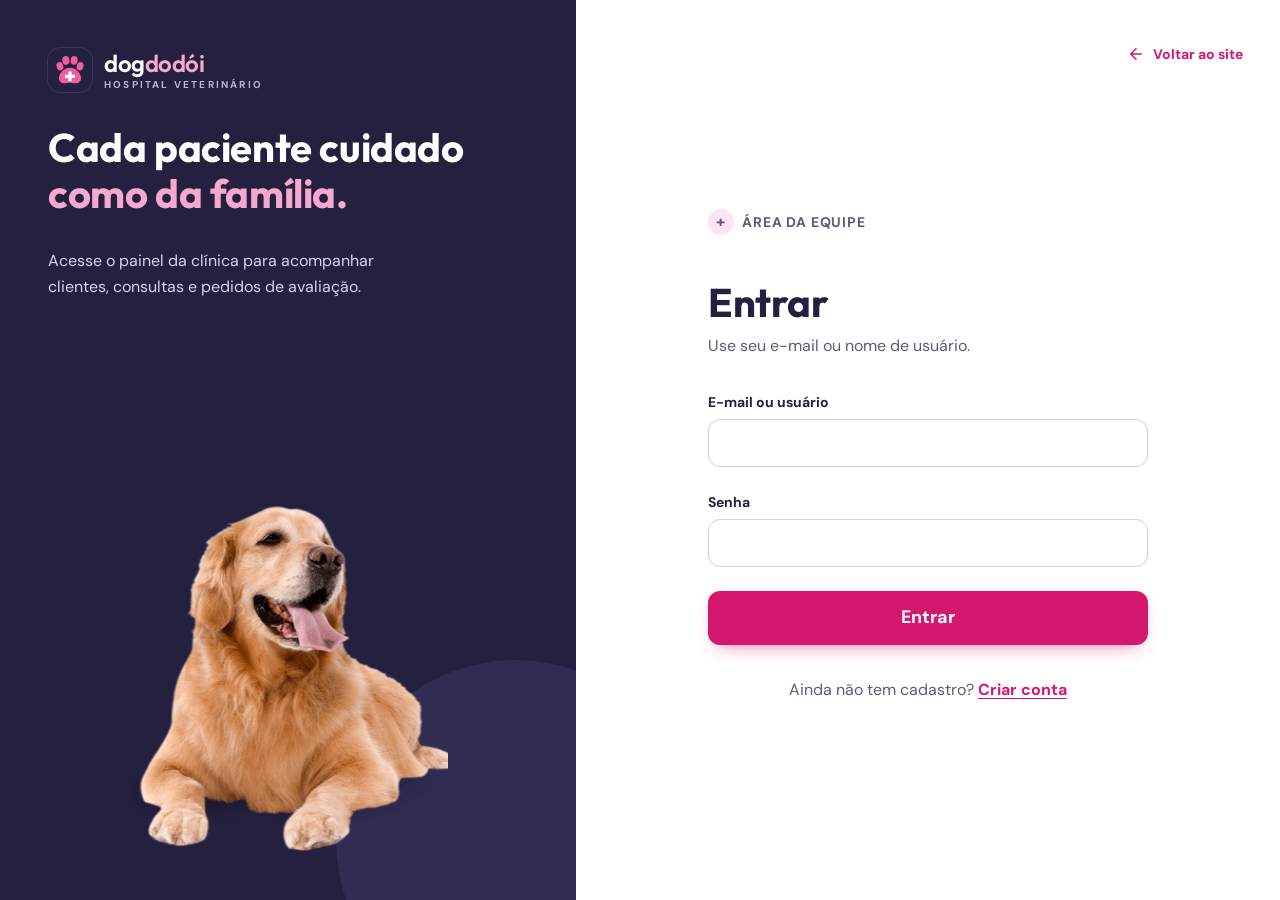
<file: front/listaClientes.html>
<!DOCTYPE html>
<html lang="pt-br" data-protegida>
<head>
    <meta charset="UTF-8">
    <meta name="viewport" content="width=device-width, initial-scale=1.0">
    <title>Clientes | Dog Dodói</title>
    <link rel="icon" href="../img/marca.svg" type="image/svg+xml">
    <link rel="preconnect" href="https://fonts.googleapis.com">
    <link rel="preconnect" href="https://fonts.gstatic.com" crossorigin>
    <link rel="stylesheet" href="https://fonts.googleapis.com/css2?family=DM+Sans:opsz,wght@9..40,400;9..40,500;9..40,700&family=Outfit:wght@500;600;700&display=swap">
    <link rel="stylesheet" href="../styles/design/tokens.css">
    <link rel="stylesheet" href="../styles/design/base.css">
    <link rel="stylesheet" href="../styles/design/components.css">
    <link rel="stylesheet" href="../styles/design/admin.css">
    <script src="../js/storage.js"></script>
    <script src="../js/util.js"></script>
    <script src="../js/auth.js"></script>
    <script src="../js/icones.js" defer></script>
    <script src="../js/layout.js" defer></script>
    <script src="../js/listaClientes.js" defer></script>
</head>
<body class="app" data-secao="clientes">
    <a class="pular-conteudo" href="#conteudo">Pular para o conteúdo</a>
    <aside class="app-lateral" id="menu-lateral"></aside>

    <div class="app-principal">
        <header class="app-topo">
            <button type="button" class="botao botao-secundario botao-pequeno app-menu-botao" data-abrir-menu
                    aria-controls="menu-lateral" aria-expanded="false" data-icone="menu">Menu</button>
            <nav class="trilha" aria-label="Você está em">
                <ol><li><a href="dashBoard.html">Painel</a></li><li><span aria-current="page">Clientes</span></li></ol>
            </nav>
            <a class="botao botao-fantasma botao-pequeno" href="index.html" data-icone="site">Ver site</a>
        </header>

        <main class="app-conteudo" id="conteudo">
            <div class="pagina-cabecalho">
                <div>
                    <p class="contexto">Atendimento</p>
                    <h1>Clientes</h1>
                    <p class="descricao">Tutores cadastrados na clínica.</p>
                </div>
                <div class="pagina-acoes">
                    <a class="botao botao-primario" href="cliente.html" data-icone="mais">Novo cliente</a>
                </div>
            </div>

            <section class="painel">
                <div class="barra-ferramentas">
                    <div class="campo-busca">
                        <span data-icone="busca"></span>
                        <label for="busca" class="oculto">Buscar cliente</label>
                        <input class="controle" type="search" id="busca" placeholder="Buscar por nome, CPF ou e-mail">
                    </div>
                    <p class="resumo" id="resumo" aria-live="polite"></p>
                </div>
                <table class="tabela">
                    <thead>
                        <tr><th scope="col">Cliente</th><th scope="col">CPF</th><th scope="col">WhatsApp</th><th scope="col">Cidade</th><th scope="col"><span class="oculto">Ações</span></th></tr>
                    </thead>
                    <tbody id="clientes"></tbody>
                </table>
            </section>
        </main>
    </div>
</body>
</html>
</file>
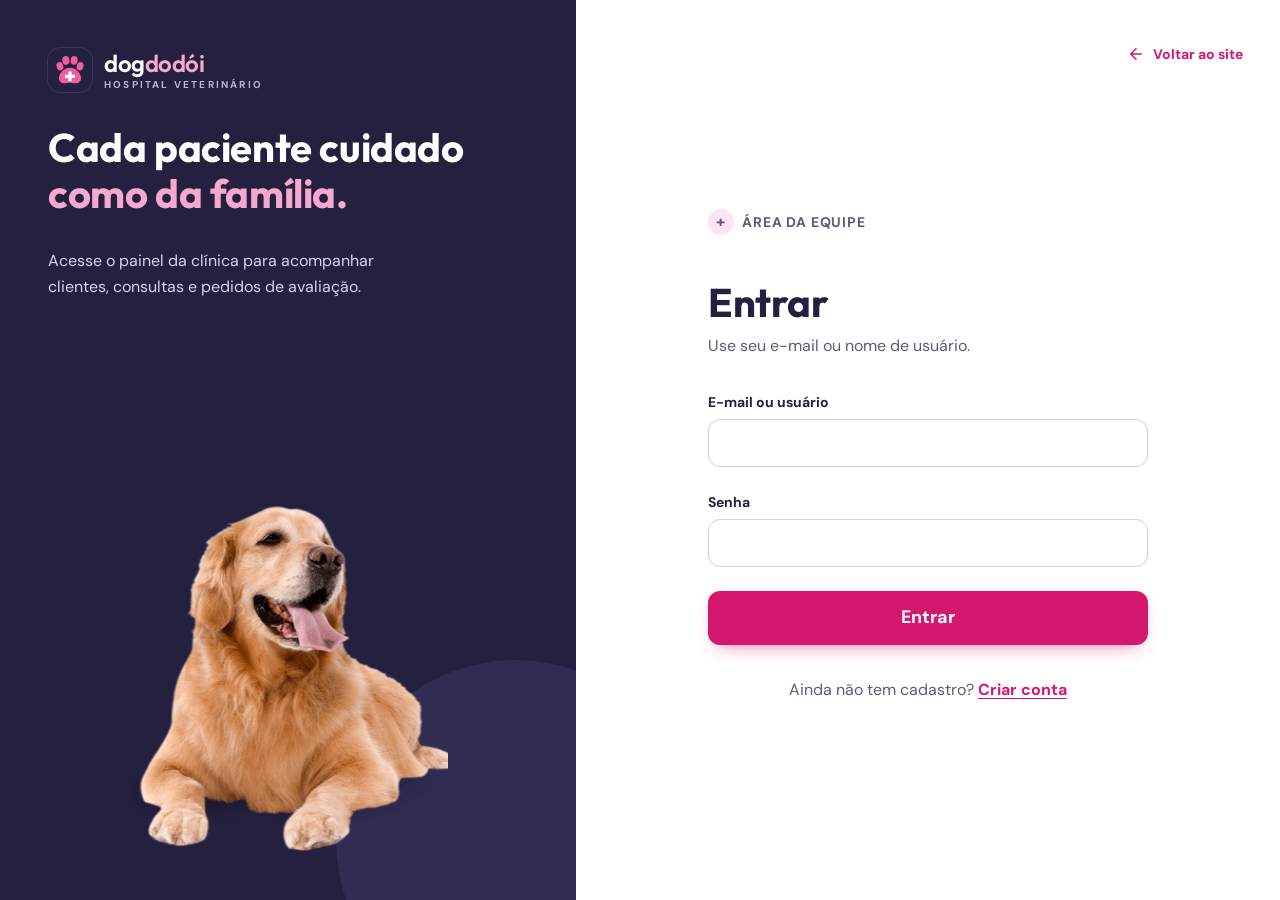
<file: front/listaConsultas.html>
<!DOCTYPE html>
<html lang="pt-br" data-protegida>
<head>
    <meta charset="UTF-8">
    <meta name="viewport" content="width=device-width, initial-scale=1.0">
    <title>Consultas | Dog Dodói</title>
    <link rel="icon" href="../img/marca.svg" type="image/svg+xml">
    <link rel="preconnect" href="https://fonts.googleapis.com">
    <link rel="preconnect" href="https://fonts.gstatic.com" crossorigin>
    <link rel="stylesheet" href="https://fonts.googleapis.com/css2?family=DM+Sans:opsz,wght@9..40,400;9..40,500;9..40,700&family=Outfit:wght@500;600;700&display=swap">
    <link rel="stylesheet" href="../styles/design/tokens.css">
    <link rel="stylesheet" href="../styles/design/base.css">
    <link rel="stylesheet" href="../styles/design/components.css">
    <link rel="stylesheet" href="../styles/design/admin.css">
    <script src="../js/storage.js"></script>
    <script src="../js/util.js"></script>
    <script src="../js/auth.js"></script>
    <script src="../js/icones.js" defer></script>
    <script src="../js/layout.js" defer></script>
    <script src="../js/listaConsultas.js" defer></script>
</head>
<body class="app" data-secao="consultas">
    <a class="pular-conteudo" href="#conteudo">Pular para o conteúdo</a>
    <aside class="app-lateral" id="menu-lateral"></aside>

    <div class="app-principal">
        <header class="app-topo">
            <button type="button" class="botao botao-secundario botao-pequeno app-menu-botao" data-abrir-menu
                    aria-controls="menu-lateral" aria-expanded="false" data-icone="menu">Menu</button>
            <nav class="trilha" aria-label="Você está em">
                <ol><li><a href="dashBoard.html">Painel</a></li><li><span aria-current="page">Consultas</span></li></ol>
            </nav>
            <a class="botao botao-fantasma botao-pequeno" href="index.html" data-icone="site">Ver site</a>
        </header>

        <main class="app-conteudo" id="conteudo">
            <div class="pagina-cabecalho">
                <div>
                    <p class="contexto">Atendimento</p>
                    <h1>Consultas</h1>
                    <p class="descricao">Agenda da clínica, do próximo horário ao histórico.</p>
                </div>
                <div class="pagina-acoes">
                    <a class="botao botao-primario" href="consultas.html" data-icone="mais">Agendar consulta</a>
                </div>
            </div>

            <section class="painel">
                <div class="barra-ferramentas">
                    <fieldset class="filtros" id="filtro">
                        <legend class="oculto">Mostrar consultas</legend>
                        <label class="filtro"><input type="radio" name="filtro" value="agendadas" checked><span>Próximas</span></label>
                        <label class="filtro"><input type="radio" name="filtro" value="realizadas"><span>Realizadas</span></label>
                        <label class="filtro"><input type="radio" name="filtro" value="canceladas"><span>Canceladas</span></label>
                        <label class="filtro"><input type="radio" name="filtro" value="todas"><span>Todas</span></label>
                    </fieldset>
                    <p class="resumo" id="resumo" aria-live="polite"></p>
                </div>
                <table class="tabela">
                    <thead>
                        <tr><th scope="col">Data e hora</th><th scope="col">Cliente</th><th scope="col">Observações</th><th scope="col">Situação</th><th scope="col"><span class="oculto">Ações</span></th></tr>
                    </thead>
                    <tbody id="consultas"></tbody>
                </table>
            </section>
        </main>
    </div>
</body>
</html>
</file>
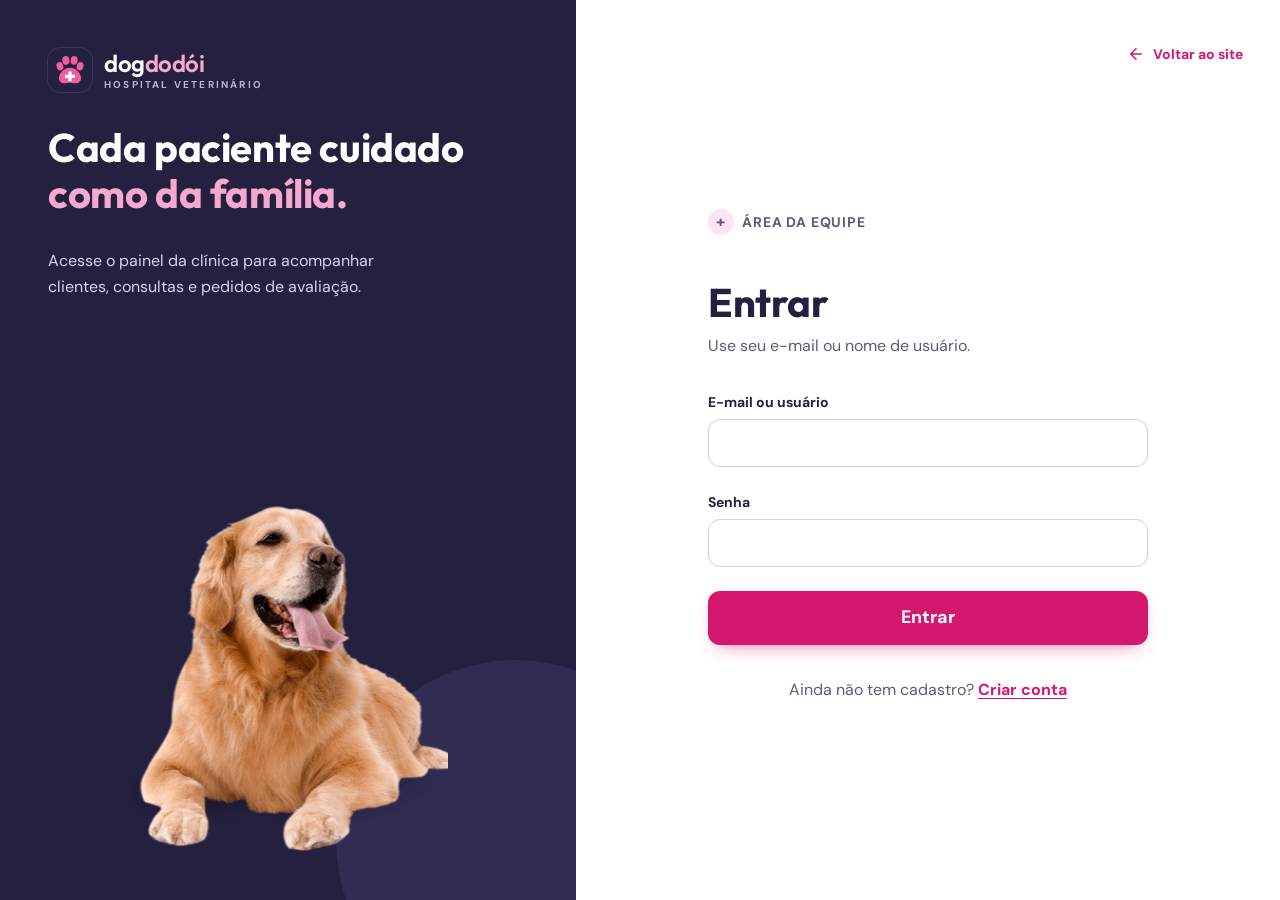
<file: front/listaUsuarios.html>
<!DOCTYPE html>
<html lang="pt-br" data-protegida>
<head>
    <meta charset="UTF-8">
    <meta name="viewport" content="width=device-width, initial-scale=1.0">
    <title>Usuários | Dog Dodói</title>
    <link rel="icon" href="../img/marca.svg" type="image/svg+xml">
    <link rel="preconnect" href="https://fonts.googleapis.com">
    <link rel="preconnect" href="https://fonts.gstatic.com" crossorigin>
    <link rel="stylesheet" href="https://fonts.googleapis.com/css2?family=DM+Sans:opsz,wght@9..40,400;9..40,500;9..40,700&family=Outfit:wght@500;600;700&display=swap">
    <link rel="stylesheet" href="../styles/design/tokens.css">
    <link rel="stylesheet" href="../styles/design/base.css">
    <link rel="stylesheet" href="../styles/design/components.css">
    <link rel="stylesheet" href="../styles/design/admin.css">
    <script src="../js/storage.js"></script>
    <script src="../js/util.js"></script>
    <script src="../js/auth.js"></script>
    <script src="../js/icones.js" defer></script>
    <script src="../js/layout.js" defer></script>
    <script src="../js/listaUsuarios.js" defer></script>
</head>
<body class="app" data-secao="usuarios">
    <a class="pular-conteudo" href="#conteudo">Pular para o conteúdo</a>
    <aside class="app-lateral" id="menu-lateral"></aside>

    <div class="app-principal">
        <header class="app-topo">
            <button type="button" class="botao botao-secundario botao-pequeno app-menu-botao" data-abrir-menu
                    aria-controls="menu-lateral" aria-expanded="false" data-icone="menu">Menu</button>
            <nav class="trilha" aria-label="Você está em">
                <ol><li><a href="dashBoard.html">Painel</a></li><li><span aria-current="page">Usuários</span></li></ol>
            </nav>
            <a class="botao botao-fantasma botao-pequeno" href="index.html" data-icone="site">Ver site</a>
        </header>

        <main class="app-conteudo" id="conteudo">
            <div class="pagina-cabecalho">
                <div>
                    <p class="contexto">Administração</p>
                    <h1>Usuários</h1>
                    <p class="descricao">Pessoas da equipe com acesso ao painel.</p>
                </div>
                <div class="pagina-acoes">
                    <a class="botao botao-primario" href="Register.html" data-icone="mais">Novo usuário</a>
                </div>
            </div>

            <section class="painel">
                <table class="tabela">
                    <thead>
                        <tr><th scope="col">Nome</th><th scope="col">Usuário</th><th scope="col">Cadastrado em</th><th scope="col"><span class="oculto">Ações</span></th></tr>
                    </thead>
                    <tbody id="usuarios"></tbody>
                </table>
            </section>
        </main>
    </div>
</body>
</html>
</file>
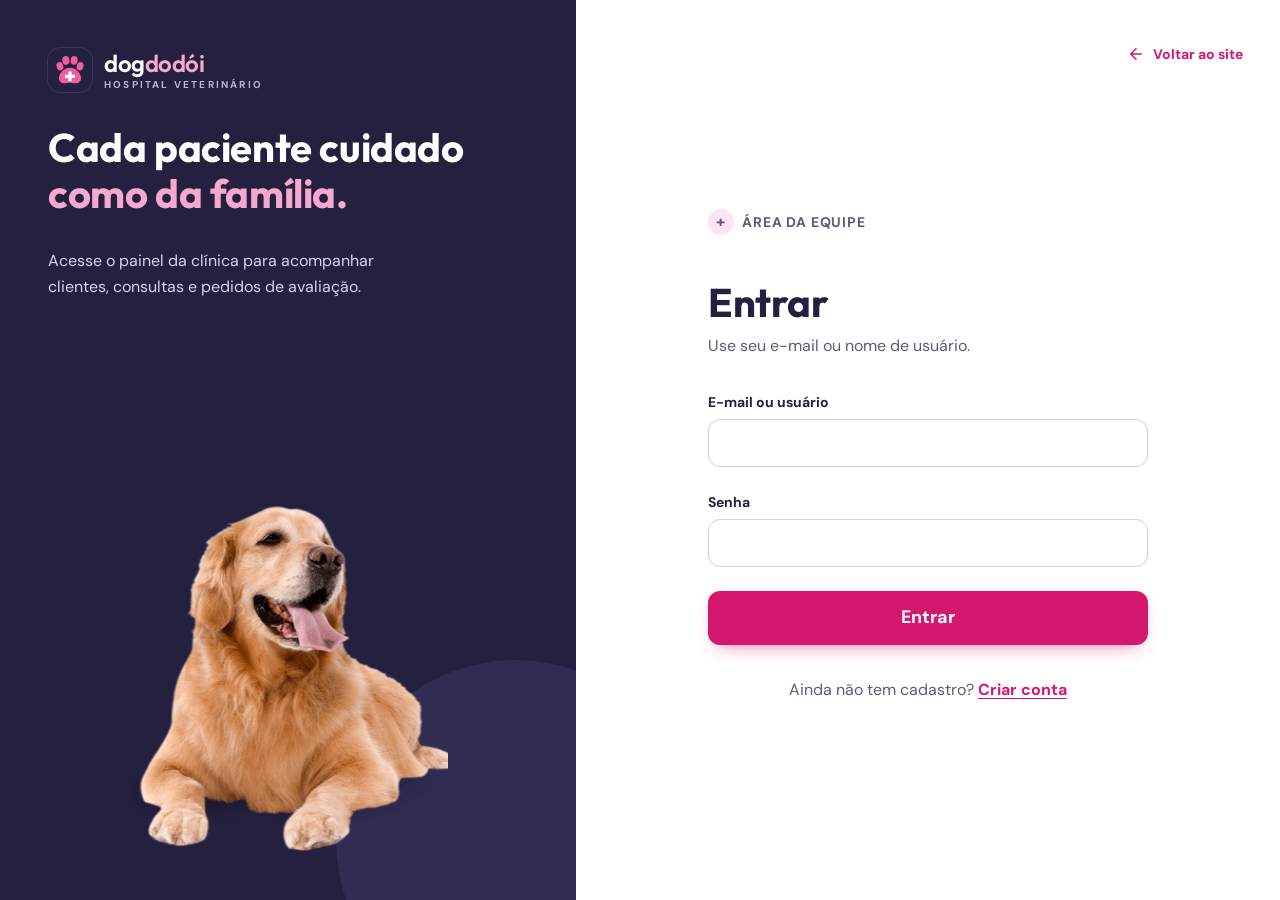
<file: front/login.html>
<!DOCTYPE html>
<html lang="pt-br">
<head>
    <meta charset="UTF-8">
    <meta name="viewport" content="width=device-width, initial-scale=1.0">
    <title>Entrar | Dog Dodói</title>
    <link rel="icon" href="../img/marca.svg" type="image/svg+xml">
    <link rel="preconnect" href="https://fonts.googleapis.com">
    <link rel="preconnect" href="https://fonts.gstatic.com" crossorigin>
    <link rel="stylesheet" href="https://fonts.googleapis.com/css2?family=DM+Sans:opsz,wght@9..40,400;9..40,500;9..40,700&family=Outfit:wght@500;600;700&display=swap">
    <link rel="stylesheet" href="../styles/design/tokens.css">
    <link rel="stylesheet" href="../styles/design/base.css">
    <link rel="stylesheet" href="../styles/design/components.css">
    <link rel="stylesheet" href="../styles/design/public.css">
    <script src="../js/storage.js"></script>
    <script src="../js/util.js"></script>
    <script src="../js/auth.js"></script>
    <script src="../js/icones.js" defer></script>
    <script src="../js/login.js" defer></script>
</head>
<body>
    <div class="acesso">
        <aside class="acesso-lateral">
            <a class="marca marca-clara" href="index.html">
                <img class="marca-simbolo" src="../img/marca.svg" alt="">
                <span class="marca-texto">
                    <span class="marca-nome">dog<b>dodói</b></span>
                    <span class="marca-sub">Hospital veterinário</span>
                </span>
            </a>
            <h2>Cada paciente cuidado <span>como da família.</span></h2>
            <p>Acesse o painel da clínica para acompanhar clientes, consultas e pedidos de avaliação.</p>
            <img class="acesso-foto" src="../img/dog.png" alt="" width="303" height="346">
        </aside>

        <main class="acesso-conteudo">
            <div class="acesso-topo">
                <a class="marca" href="index.html">
                    <img class="marca-simbolo" src="../img/marca.svg" alt="">
                    <span class="marca-texto"><span class="marca-nome">dog<b>dodói</b></span></span>
                </a>
                <a class="botao botao-fantasma botao-pequeno" href="index.html" data-icone="voltar">Voltar ao site</a>
            </div>

            <div class="acesso-form">
                <p class="sobretitulo">Área da equipe</p>
                <h1>Entrar</h1>
                <p>Use seu e-mail ou nome de usuário.</p>

                <form id="form-login">
                    <div class="campo">
                        <label for="login">E-mail ou usuário</label>
                        <input class="controle" type="text" id="login" name="login" required autocomplete="username">
                    </div>
                    <div class="campo">
                        <label for="senha">Senha</label>
                        <input class="controle" type="password" id="senha" name="senha" required autocomplete="current-password">
                    </div>
                    <button type="submit" class="botao botao-primario botao-grande botao-bloco">Entrar</button>
                </form>

                <p class="acesso-alternativa">Ainda não tem cadastro? <a href="Register.html">Criar conta</a></p>
            </div>
        </main>
    </div>
</body>
</html>
</file>
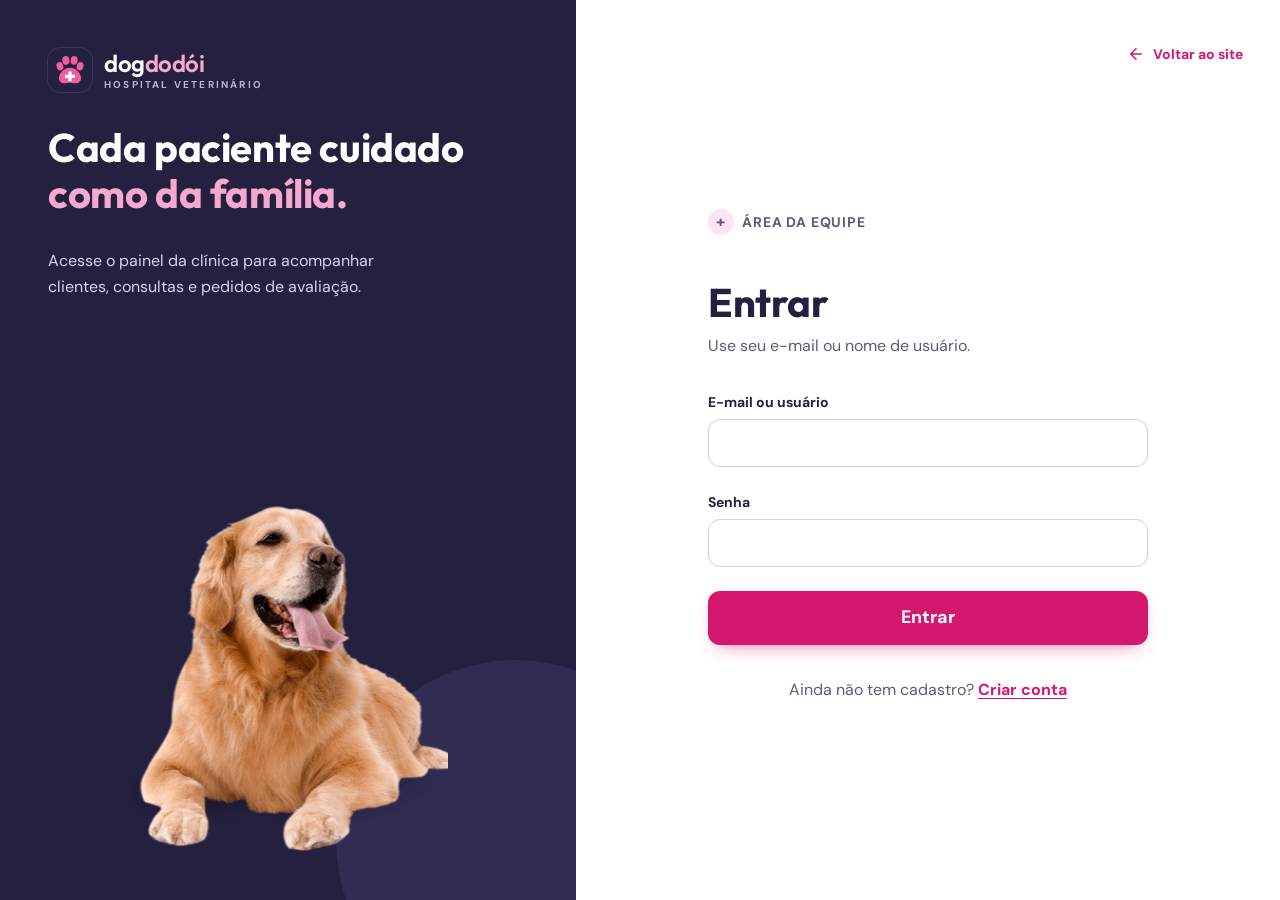
<file: front/modelo-tela.html>
<!DOCTYPE html>
<!--
    Modelo para uma tela nova do painel.
    1. Copie este arquivo e troque título, trilha e conteúdo.
    2. Escolha a seção do menu em <body data-secao="..."> (painel, clientes, consultas, usuarios)
       ou crie um item novo em MENU, no js/layout.js.
    3. Use os componentes de styles/design/components.css (veja front/guia-visual.html).
    4. Crie um js/<nomeDaTela>.js e inclua-o no fim do <head> com defer.
-->
<html lang="pt-br" data-protegida>
<head>
    <meta charset="UTF-8">
    <meta name="viewport" content="width=device-width, initial-scale=1.0">
    <title>Nova tela | Dog Dodói</title>
    <link rel="icon" href="../img/marca.svg" type="image/svg+xml">
    <link rel="preconnect" href="https://fonts.googleapis.com">
    <link rel="preconnect" href="https://fonts.gstatic.com" crossorigin>
    <link rel="stylesheet" href="https://fonts.googleapis.com/css2?family=DM+Sans:opsz,wght@9..40,400;9..40,500;9..40,700&family=Outfit:wght@500;600;700&display=swap">
    <link rel="stylesheet" href="../styles/design/tokens.css">
    <link rel="stylesheet" href="../styles/design/base.css">
    <link rel="stylesheet" href="../styles/design/components.css">
    <link rel="stylesheet" href="../styles/design/admin.css">
    <script src="../js/storage.js"></script>
    <script src="../js/util.js"></script>
    <script src="../js/auth.js"></script>
    <script src="../js/icones.js" defer></script>
    <script src="../js/layout.js" defer></script>
</head>
<body class="app" data-secao="painel">
    <a class="pular-conteudo" href="#conteudo">Pular para o conteúdo</a>
    <aside class="app-lateral" id="menu-lateral"></aside>

    <div class="app-principal">
        <header class="app-topo">
            <button type="button" class="botao botao-secundario botao-pequeno app-menu-botao" data-abrir-menu
                    aria-controls="menu-lateral" aria-expanded="false" data-icone="menu">Menu</button>
            <nav class="trilha" aria-label="Você está em">
                <ol><li><a href="dashBoard.html">Painel</a></li><li><span aria-current="page">Nova tela</span></li></ol>
            </nav>
            <a class="botao botao-fantasma botao-pequeno" href="index.html" data-icone="site">Ver site</a>
        </header>

        <main class="app-conteudo" id="conteudo">
            <div class="pagina-cabecalho">
                <div>
                    <p class="contexto">Seção</p>
                    <h1>Título da tela</h1>
                    <p class="descricao">Uma frase explicando para que serve esta tela.</p>
                </div>
                <div class="pagina-acoes">
                    <a class="botao botao-primario" href="#" data-icone="mais">Ação principal</a>
                </div>
            </div>

            <section class="painel">
                <div class="painel-cabecalho"><h2>Conteúdo</h2></div>
                <div class="painel-corpo">
                    <p class="texto-suave">Coloque aqui tabelas, formulários ou indicadores.</p>
                </div>
            </section>
        </main>
    </div>
</body>
</html>
</file>
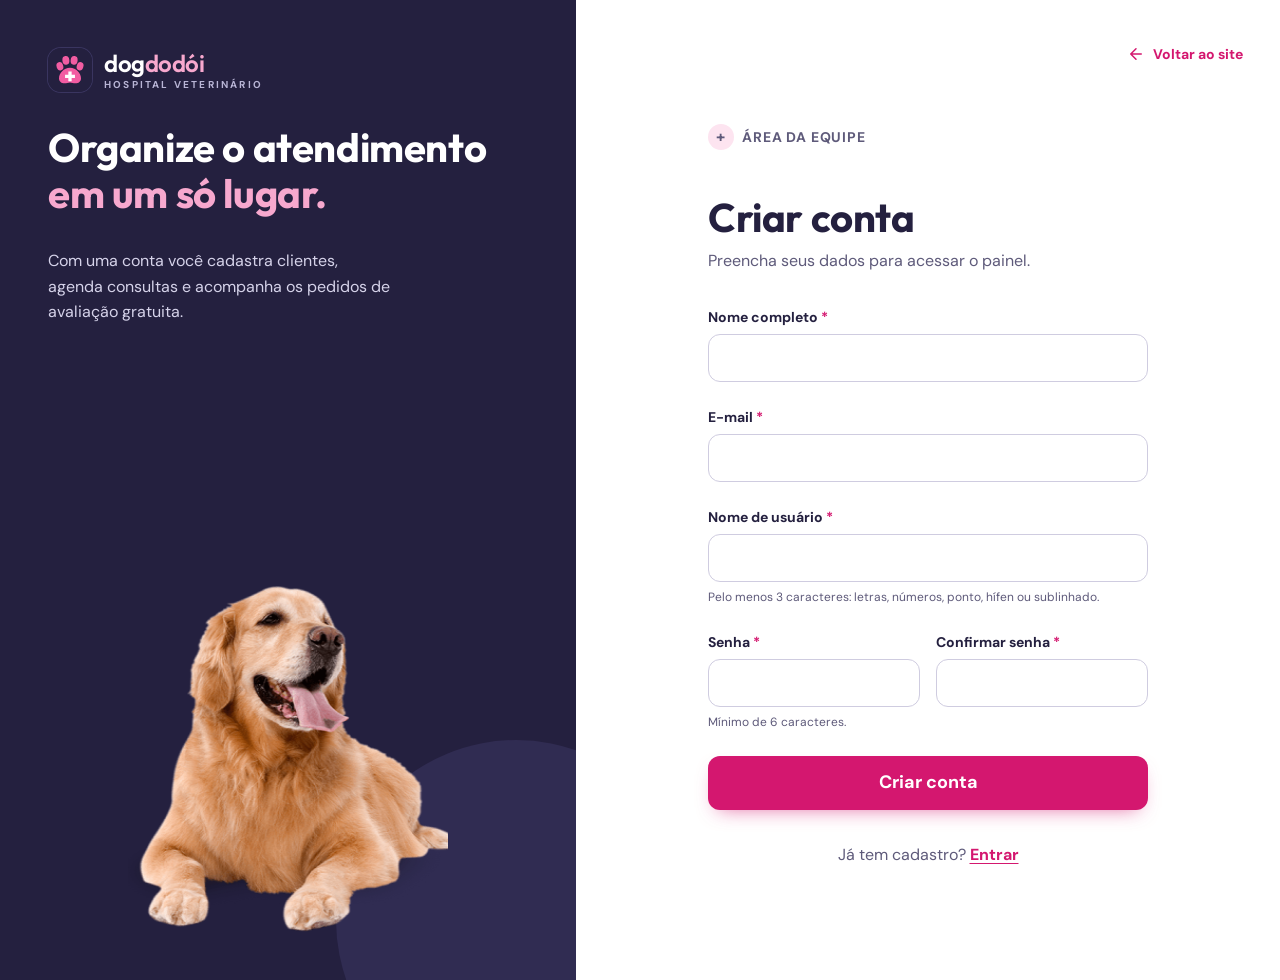
<file: front/Register.html>
<!DOCTYPE html>
<html lang="pt-br">
<head>
    <meta charset="UTF-8">
    <meta name="viewport" content="width=device-width, initial-scale=1.0">
    <title>Criar conta | Dog Dodói</title>
    <link rel="icon" href="../img/marca.svg" type="image/svg+xml">
    <link rel="preconnect" href="https://fonts.googleapis.com">
    <link rel="preconnect" href="https://fonts.gstatic.com" crossorigin>
    <link rel="stylesheet" href="https://fonts.googleapis.com/css2?family=DM+Sans:opsz,wght@9..40,400;9..40,500;9..40,700&family=Outfit:wght@500;600;700&display=swap">
    <link rel="stylesheet" href="../styles/design/tokens.css">
    <link rel="stylesheet" href="../styles/design/base.css">
    <link rel="stylesheet" href="../styles/design/components.css">
    <link rel="stylesheet" href="../styles/design/public.css">
    <script src="../js/storage.js"></script>
    <script src="../js/util.js"></script>
    <script src="../js/auth.js"></script>
    <script src="../js/icones.js" defer></script>
    <script src="../js/registro.js" defer></script>
</head>
<body>
    <div class="acesso">
        <aside class="acesso-lateral">
            <a class="marca marca-clara" href="index.html">
                <img class="marca-simbolo" src="../img/marca.svg" alt="">
                <span class="marca-texto">
                    <span class="marca-nome">dog<b>dodói</b></span>
                    <span class="marca-sub">Hospital veterinário</span>
                </span>
            </a>
            <h2>Organize o atendimento <span>em um só lugar.</span></h2>
            <p>Com uma conta você cadastra clientes, agenda consultas e acompanha os pedidos de avaliação gratuita.</p>
            <img class="acesso-foto" src="../img/dog.png" alt="" width="303" height="346">
        </aside>

        <main class="acesso-conteudo">
            <div class="acesso-topo">
                <a class="marca" href="index.html">
                    <img class="marca-simbolo" src="../img/marca.svg" alt="">
                    <span class="marca-texto"><span class="marca-nome">dog<b>dodói</b></span></span>
                </a>
                <a class="botao botao-fantasma botao-pequeno" href="index.html" id="link-voltar" data-icone="voltar">Voltar ao site</a>
            </div>

            <div class="acesso-form">
                <p class="sobretitulo">Área da equipe</p>
                <h1 id="titulo">Criar conta</h1>
                <p id="descricao">Preencha seus dados para acessar o painel.</p>

                <form id="form-registro">
                    <div class="campo">
                        <label for="nome">Nome completo <span class="obrigatorio" aria-hidden="true">*</span></label>
                        <input class="controle" type="text" id="nome" name="nome" required autocomplete="name">
                    </div>
                    <div class="campo">
                        <label for="email">E-mail <span class="obrigatorio" aria-hidden="true">*</span></label>
                        <input class="controle" type="email" id="email" name="email" required autocomplete="email">
                    </div>
                    <div class="campo">
                        <label for="usuario">Nome de usuário <span class="obrigatorio" aria-hidden="true">*</span></label>
                        <input class="controle" type="text" id="usuario" name="usuario" required autocomplete="username"
                               pattern="[A-Za-z0-9._\-]{3,}" aria-describedby="ajuda-usuario"
                               title="Pelo menos 3 caracteres: letras, números, ponto, hífen ou sublinhado.">
                        <span class="campo-ajuda" id="ajuda-usuario">Pelo menos 3 caracteres: letras, números, ponto, hífen ou sublinhado.</span>
                    </div>
                    <div class="grade-campos">
                        <div class="campo col-6">
                            <label for="senha">Senha <span class="obrigatorio" aria-hidden="true">*</span></label>
                            <input class="controle" type="password" id="senha" name="senha" required minlength="6"
                                   autocomplete="new-password" aria-describedby="ajuda-senha">
                            <span class="campo-ajuda" id="ajuda-senha">Mínimo de 6 caracteres.</span>
                        </div>
                        <div class="campo col-6">
                            <label for="confirmar-senha">Confirmar senha <span class="obrigatorio" aria-hidden="true">*</span></label>
                            <input class="controle" type="password" id="confirmar-senha" name="confirmarSenha" required autocomplete="new-password">
                        </div>
                    </div>
                    <button type="submit" class="botao botao-primario botao-grande botao-bloco" id="botao-registrar">Criar conta</button>
                </form>

                <p class="acesso-alternativa" id="alternativa">Já tem cadastro? <a href="login.html">Entrar</a></p>
            </div>
        </main>
    </div>
</body>
</html>
</file>
<file: styles/design/tokens.css>
/* Tokens da identidade Dog Dodói: cores, tipografia, espaços e sombras.
   Todas as outras folhas usam estas variáveis; troque aqui para mudar o tema. */
:root {
    /* Marca */
    --marinho-900: #24203F;
    --marinho-800: #2F2A50;
    --marinho-700: #3A3560;
    --marinho-200: #B9B5D6;
    --rosa-700: #B0125C;
    --rosa-600: #D4176F;   /* botões e links: branco por cima passa no AA */
    --rosa-500: #EA1C81;   /* cor original da marca: destaques e títulos grandes */
    --rosa-300: #F7A8CE;
    --rosa-100: #FDE4F0;
    --rosa-50: #FFF6FA;
    --lavanda-200: #D5D8F3;
    --lavanda-100: #E4E6F8;
    --lavanda-50: #F3F4FD;

    /* Neutros */
    --texto: #24203F;
    --texto-suave: #5E5A7A;
    --texto-fraco: #8A87A3;
    --borda: #E7E5F0;
    --borda-forte: #CFCCE0;
    --superficie: #FFFFFF;
    --fundo: #F6F5FB;

    /* Estados (sempre acompanhados de texto, nunca só a cor) */
    --sucesso: #1D7A55;
    --sucesso-fundo: #DDF5EA;
    --sucesso-ponto: #34C28B;
    --erro: #A3242E;
    --erro-fundo: #FDE3E5;
    --erro-forte: #C8323C;
    --info: #3B3A8C;
    --info-fundo: #E4E6F8;
    --alerta: #8A5A00;
    --alerta-fundo: #FFF1CC;

    /* Tipografia */
    --fonte-titulo: 'Outfit', 'Segoe UI', system-ui, sans-serif;
    --fonte-corpo: 'DM Sans', 'Segoe UI', system-ui, sans-serif;
    --texto-xs: 0.75rem;
    --texto-sm: 0.875rem;
    --texto-md: 1rem;
    --texto-lg: 1.125rem;
    --texto-xl: 1.375rem;
    --texto-2xl: 1.75rem;
    --texto-3xl: clamp(2rem, 4vw, 2.5rem);
    --texto-hero: clamp(2.5rem, 6vw, 4.25rem);

    /* Espaços */
    --esp-1: 4px;
    --esp-2: 8px;
    --esp-3: 12px;
    --esp-4: 16px;
    --esp-5: 24px;
    --esp-6: 32px;
    --esp-7: 48px;
    --esp-8: 72px;
    --largura-max: 1200px;

    /* Formas */
    --raio-sm: 8px;
    --raio-md: 12px;
    --raio-lg: 20px;
    --raio-xl: 32px;
    --raio-total: 999px;
    --sombra-sm: 0 1px 2px rgba(36, 32, 63, 0.06);
    --sombra-md: 0 8px 24px -8px rgba(36, 32, 63, 0.14);
    --sombra-lg: 0 24px 48px -16px rgba(36, 32, 63, 0.22);
    --anel-foco: 0 0 0 3px rgba(212, 23, 111, 0.28);

    --transicao: 160ms ease;
}
</file>
<file: styles/design/base.css>
/* Reset, tipografia e acessibilidade. Vale para o site e para o painel. */
*,
*::before,
*::after {
    box-sizing: border-box;
}

* {
    margin: 0;
}

html {
    -webkit-text-size-adjust: 100%;
    scroll-behavior: smooth;
    scroll-padding-top: 96px;
}

body {
    min-height: 100vh;
    background: var(--superficie);
    color: var(--texto);
    font-family: var(--fonte-corpo);
    font-size: var(--texto-md);
    line-height: 1.6;
    -webkit-font-smoothing: antialiased;
}

h1, h2, h3, h4 {
    font-family: var(--fonte-titulo);
    font-weight: 600;
    line-height: 1.15;
    letter-spacing: -0.01em;
    text-wrap: balance;
}

p {
    text-wrap: pretty;
}

img,
svg {
    display: block;
    max-width: 100%;
}

a {
    color: var(--rosa-600);
    text-decoration-thickness: 1px;
    text-underline-offset: 3px;
}

a:hover {
    color: var(--rosa-700);
}

button,
input,
select,
textarea {
    font: inherit;
    color: inherit;
}

button {
    cursor: pointer;
}

:focus-visible {
    outline: 3px solid var(--rosa-500);
    outline-offset: 2px;
}

::selection {
    background: var(--rosa-100);
}

/* Some da tela, mas continua sendo lido por leitores de tela. */
.oculto {
    position: absolute !important;
    width: 1px;
    height: 1px;
    overflow: hidden;
    clip: rect(0 0 0 0);
    white-space: nowrap;
}

.pular-conteudo {
    position: absolute;
    top: -100px;
    left: var(--esp-4);
    z-index: 100;
    padding: var(--esp-2) var(--esp-4);
    border-radius: var(--raio-sm);
    background: var(--marinho-900);
    color: #FFFFFF;
}

.pular-conteudo:focus {
    top: var(--esp-2);
    color: #FFFFFF;
}

@media (prefers-reduced-motion: reduce) {
    html {
        scroll-behavior: auto;
    }

    *,
    *::before,
    *::after {
        animation-duration: 0.01ms !important;
        transition-duration: 0.01ms !important;
    }
}
</file>
<file: styles/design/components.css>
/* Componentes reutilizáveis. O catálogo completo está em front/guia-visual.html. */

/* ---------- Marca ---------- */
.marca {
    display: inline-flex;
    align-items: center;
    gap: var(--esp-3);
    color: var(--texto);
    text-decoration: none;
}

.marca:hover {
    color: var(--texto);
}

.marca-simbolo {
    width: 44px;
    height: 44px;
    flex: none;
}

.marca-texto {
    display: flex;
    flex-direction: column;
    line-height: 1;
}

.marca-nome {
    font-family: var(--fonte-titulo);
    font-size: 1.5rem;
    font-weight: 600;
    letter-spacing: -0.02em;
}

.marca-nome b {
    color: var(--rosa-500);
    font-weight: 600;
}

.marca-sub {
    margin-top: 5px;
    color: var(--texto-suave);
    font-size: 0.625rem;
    font-weight: 700;
    letter-spacing: 0.22em;
    text-transform: uppercase;
    white-space: nowrap;
}

.marca-clara,
.marca-clara:hover {
    color: #FFFFFF;
}

.marca-clara .marca-simbolo {
    border-radius: 13px;
    box-shadow: 0 0 0 1px var(--marinho-700);
}

.marca-clara .marca-nome b {
    color: var(--rosa-300);
}

.marca-clara .marca-sub {
    color: var(--marinho-200);
}

/* ---------- Botões ---------- */
.botao {
    display: inline-flex;
    align-items: center;
    justify-content: center;
    gap: var(--esp-2);
    min-height: 44px;
    padding: 10px 22px;
    border: 1px solid transparent;
    border-radius: var(--raio-md);
    background: none;
    font-family: var(--fonte-corpo);
    font-size: var(--texto-md);
    font-weight: 700;
    line-height: 1.2;
    text-align: center;
    text-decoration: none;
    white-space: nowrap;
    transition: background var(--transicao), border-color var(--transicao), color var(--transicao), box-shadow var(--transicao), transform var(--transicao);
}

.botao svg {
    width: 18px;
    height: 18px;
    flex: none;
}

.botao:active:not(:disabled) {
    transform: translateY(1px);
}

.botao:disabled {
    opacity: 0.45;
    cursor: not-allowed;
}

.botao-primario {
    background: var(--rosa-600);
    color: #FFFFFF;
    box-shadow: 0 8px 20px -10px rgba(212, 23, 111, 0.7);
}

.botao-primario:hover:not(:disabled) {
    background: var(--rosa-700);
    color: #FFFFFF;
}

.botao-escuro {
    background: var(--marinho-900);
    color: #FFFFFF;
}

.botao-escuro:hover:not(:disabled) {
    background: var(--marinho-700);
    color: #FFFFFF;
}

.botao-secundario {
    border-color: var(--borda-forte);
    background: var(--superficie);
    color: var(--texto);
}

.botao-secundario:hover:not(:disabled) {
    border-color: var(--marinho-900);
    color: var(--texto);
}

.botao-fantasma {
    color: var(--rosa-600);
}

.botao-fantasma:hover:not(:disabled) {
    background: var(--rosa-50);
    color: var(--rosa-700);
}

.botao-perigo {
    border-color: #F2C4C8;
    background: var(--superficie);
    color: var(--erro);
}

.botao-perigo:hover:not(:disabled) {
    border-color: var(--erro-forte);
    background: var(--erro-fundo);
    color: var(--erro);
}

.botao-pequeno {
    min-height: 34px;
    padding: 6px 12px;
    border-radius: var(--raio-sm);
    font-size: var(--texto-sm);
}

.botao-grande {
    min-height: 54px;
    padding: 14px 28px;
    font-size: var(--texto-lg);
}

.botao-bloco {
    width: 100%;
}

/* ---------- Textos auxiliares ---------- */
.sobretitulo {
    display: inline-flex;
    align-items: center;
    gap: var(--esp-2);
    color: var(--rosa-600);
    font-size: var(--texto-sm);
    font-weight: 700;
    letter-spacing: 0.06em;
    text-transform: uppercase;
}

.sobretitulo::before {
    content: '+';
    display: grid;
    place-items: center;
    width: 26px;
    height: 26px;
    border-radius: 50%;
    background: var(--rosa-100);
    font-size: 1rem;
    line-height: 1;
}

.texto-suave {
    color: var(--texto-suave);
}

/* ---------- Selos de situação ---------- */
.selo {
    display: inline-flex;
    align-items: center;
    gap: 6px;
    padding: 3px 10px;
    border-radius: var(--raio-total);
    background: var(--lavanda-50);
    color: var(--texto-suave);
    font-size: var(--texto-sm);
    font-weight: 700;
    white-space: nowrap;
}

.selo::before {
    content: '';
    width: 7px;
    height: 7px;
    border-radius: 50%;
    background: currentColor;
}

.selo-agendada { background: var(--info-fundo); color: var(--info); }
.selo-realizada { background: var(--sucesso-fundo); color: var(--sucesso); }
.selo-cancelada { background: var(--erro-fundo); color: var(--erro); }

/* ---------- Formulários ---------- */
.grupo-form {
    border: 0;
    padding: 0;
    min-width: 0;
}

.grupo-form + .grupo-form {
    margin-top: var(--esp-6);
    padding-top: var(--esp-6);
    border-top: 1px solid var(--borda);
}

/* float tira a legenda de cima da borda do fieldset e a põe no conteúdo. */
.grupo-form legend {
    float: left;
    width: 100%;
    padding: 0;
    margin-bottom: var(--esp-1);
    font-family: var(--fonte-titulo);
    font-size: var(--texto-lg);
    font-weight: 600;
}

.grupo-form legend + * {
    clear: both;
}

.grupo-form-descricao {
    margin-bottom: var(--esp-5);
    color: var(--texto-suave);
    font-size: var(--texto-sm);
}

.grade-campos {
    display: grid;
    grid-template-columns: repeat(12, minmax(0, 1fr));
    gap: var(--esp-5) var(--esp-4);
}

.grade-campos > * { grid-column: span 12; }

@media (min-width: 720px) {
    .grade-campos .col-2 { grid-column: span 2; }
    .grade-campos .col-3 { grid-column: span 3; }
    .grade-campos .col-4 { grid-column: span 4; }
    .grade-campos .col-5 { grid-column: span 5; }
    .grade-campos .col-6 { grid-column: span 6; }
    .grade-campos .col-7 { grid-column: span 7; }
    .grade-campos .col-8 { grid-column: span 8; }
}

.campo {
    display: flex;
    flex-direction: column;
    gap: 6px;
    min-width: 0;
}

.campo label {
    color: var(--texto);
    font-size: var(--texto-sm);
    font-weight: 700;
}

.obrigatorio {
    color: var(--rosa-600);
}

.opcional {
    color: var(--texto-fraco);
    font-weight: 400;
}

.controle {
    width: 100%;
    min-height: 46px;
    padding: 10px 14px;
    border: 1px solid var(--borda-forte);
    border-radius: var(--raio-md);
    background: var(--superficie);
    color: var(--texto);
    transition: border-color var(--transicao), box-shadow var(--transicao);
}

.controle::placeholder {
    color: var(--texto-fraco);
}

.controle:hover {
    border-color: var(--texto-fraco);
}

.controle:focus {
    border-color: var(--rosa-600);
    box-shadow: var(--anel-foco);
    outline: none;
}

.controle:user-invalid {
    border-color: var(--erro-forte);
    background: #FFFBFB;
}

.controle:disabled {
    background: var(--fundo);
    color: var(--texto-fraco);
    cursor: not-allowed;
}

textarea.controle {
    min-height: 140px;
    resize: vertical;
}

select.controle {
    appearance: none;
    padding-right: 40px;
    background-image: url("data:image/svg+xml,%3Csvg xmlns='http://www.w3.org/2000/svg' width='12' height='8' fill='none' stroke='%235E5A7A' stroke-width='2' stroke-linecap='round' stroke-linejoin='round'%3E%3Cpath d='M1 1.5l5 5 5-5'/%3E%3C/svg%3E");
    background-repeat: no-repeat;
    background-position: right 14px center;
}

.campo-ajuda {
    color: var(--texto-suave);
    font-size: var(--texto-xs);
}

.campo-busca {
    position: relative;
}

.campo-busca svg {
    position: absolute;
    top: 50%;
    left: 14px;
    width: 18px;
    height: 18px;
    color: var(--texto-fraco);
    transform: translateY(-50%);
    pointer-events: none;
}

.campo-busca .controle {
    padding-left: 42px;
}

/* ---------- Painéis ---------- */
.painel {
    border: 1px solid var(--borda);
    border-radius: var(--raio-lg);
    background: var(--superficie);
    box-shadow: var(--sombra-sm);
    /* Tabela larga demais rola dentro do painel em vez de vazar. */
    overflow-x: auto;
}

.painel-cabecalho {
    display: flex;
    flex-wrap: wrap;
    align-items: center;
    justify-content: space-between;
    gap: var(--esp-3);
    padding: var(--esp-5) var(--esp-5) 0;
}

.painel-cabecalho h2 {
    font-size: var(--texto-lg);
}

.painel-corpo {
    padding: var(--esp-5);
}

.painel-rodape {
    display: flex;
    flex-wrap: wrap;
    justify-content: flex-end;
    gap: var(--esp-3);
    padding: var(--esp-4) var(--esp-5);
    border-top: 1px solid var(--borda);
    border-radius: 0 0 var(--raio-lg) var(--raio-lg);
    background: var(--lavanda-50);
}

/* ---------- Barra de ferramentas (busca, filtros) ---------- */
.barra-ferramentas {
    display: flex;
    flex-wrap: wrap;
    align-items: center;
    gap: var(--esp-3);
    padding: var(--esp-4) var(--esp-5);
    border-bottom: 1px solid var(--borda);
}

.barra-ferramentas .campo-busca {
    flex: 1 1 260px;
    max-width: 420px;
}

.barra-ferramentas .resumo {
    margin-left: auto;
    color: var(--texto-suave);
    font-size: var(--texto-sm);
}

.filtros {
    display: flex;
    flex-wrap: wrap;
    gap: var(--esp-2);
    padding: 0;
    border: 0;
}

.filtro {
    position: relative;
}

.filtro input {
    position: absolute;
    opacity: 0;
}

.filtro span {
    display: inline-block;
    padding: 7px 14px;
    border: 1px solid var(--borda-forte);
    border-radius: var(--raio-total);
    background: var(--superficie);
    color: var(--texto-suave);
    font-size: var(--texto-sm);
    font-weight: 700;
    cursor: pointer;
    transition: all var(--transicao);
}

.filtro input:checked + span {
    border-color: var(--marinho-900);
    background: var(--marinho-900);
    color: #FFFFFF;
}

.filtro input:focus-visible + span {
    outline: 3px solid var(--rosa-500);
    outline-offset: 2px;
}

/* ---------- Tabelas ---------- */
.tabela {
    width: 100%;
    border-collapse: collapse;
    font-size: var(--texto-sm);
}

.tabela th {
    padding: 12px var(--esp-5);
    border-bottom: 1px solid var(--borda);
    color: var(--texto-suave);
    font-size: var(--texto-xs);
    font-weight: 700;
    letter-spacing: 0.06em;
    text-align: left;
    text-transform: uppercase;
    white-space: nowrap;
}

.tabela td {
    padding: 14px var(--esp-5);
    border-bottom: 1px solid var(--borda);
    vertical-align: middle;
}

.tabela tbody tr:last-child td {
    border-bottom: 0;
}

.tabela tbody tr:hover td {
    background: var(--lavanda-50);
}

.tabela .principal {
    color: var(--texto);
    font-weight: 700;
}

.tabela .principal .selo {
    margin-left: var(--esp-2);
}

.tabela .secundario {
    display: block;
    color: var(--texto-suave);
    font-weight: 400;
}

.tabela .acoes {
    text-align: right;
    white-space: nowrap;
}

.tabela .acoes > * + * {
    margin-left: 6px;
}

.tabela td.vazio,
.tabela tbody tr:hover td.vazio {
    padding: var(--esp-7) var(--esp-5);
    background: none;
    color: var(--texto-suave);
    text-align: center;
}

.vazio strong {
    display: block;
    margin-bottom: 4px;
    color: var(--texto);
    font-family: var(--fonte-titulo);
    font-size: var(--texto-lg);
}

.vazio .botao {
    margin-top: var(--esp-4);
}

/* No celular, cada linha vira um cartão com rótulos. */
@media (max-width: 760px) {
    .tabela thead {
        display: none;
    }

    .tabela tr {
        display: block;
        padding: var(--esp-3) 0;
        border-bottom: 1px solid var(--borda);
    }

    .tabela tbody tr:last-child {
        border-bottom: 0;
    }

    .tabela td {
        display: block;
        padding: 5px var(--esp-5);
        border: 0;
    }

    /* Rótulo na 1ª coluna; tudo o que a célula tiver vai para a 2ª. */
    .tabela td[data-rotulo] {
        display: grid;
        grid-template-columns: 104px minmax(0, 1fr);
        column-gap: var(--esp-3);
        align-items: baseline;
    }

    .tabela td[data-rotulo] > * {
        grid-column: 2;
        justify-self: start;
    }

    .tabela td[data-rotulo]::before {
        content: attr(data-rotulo);
        grid-column: 1;
        grid-row: 1;
        color: var(--texto-suave);
        font-size: var(--texto-xs);
        font-weight: 700;
        letter-spacing: 0.04em;
        text-transform: uppercase;
    }

    .tabela .acoes {
        display: flex;
        flex-wrap: wrap;
        gap: var(--esp-2);
        padding-top: var(--esp-3);
        text-align: left;
        white-space: normal;
    }

    .tabela .acoes > * + * {
        margin-left: 0;
    }

    .tabela tbody tr:hover td {
        background: none;
    }
}

/* ---------- Indicadores do painel ---------- */
.indicador {
    display: flex;
    flex-direction: column;
    gap: var(--esp-2);
    padding: var(--esp-5);
    border: 1px solid var(--borda);
    border-radius: var(--raio-lg);
    background: var(--superficie);
    box-shadow: var(--sombra-sm);
    color: var(--texto);
    text-decoration: none;
    transition: border-color var(--transicao), box-shadow var(--transicao), transform var(--transicao);
}

a.indicador:hover {
    border-color: var(--borda-forte);
    box-shadow: var(--sombra-md);
    color: var(--texto);
    transform: translateY(-2px);
}

.indicador-icone {
    display: grid;
    place-items: center;
    width: 44px;
    height: 44px;
    border-radius: var(--raio-md);
    background: var(--cor-fundo, var(--lavanda-100));
    color: var(--cor, var(--info));
}

.indicador-icone svg {
    width: 22px;
    height: 22px;
}

.indicador-numero {
    margin-top: var(--esp-2);
    font-family: var(--fonte-titulo);
    font-size: 2.25rem;
    font-weight: 600;
    line-height: 1;
}

.indicador-rotulo {
    color: var(--texto-suave);
    font-size: var(--texto-sm);
}

.indicador-rosa { --cor: var(--rosa-600); --cor-fundo: var(--rosa-100); }
.indicador-lavanda { --cor: var(--info); --cor-fundo: var(--lavanda-100); }
.indicador-verde { --cor: var(--sucesso); --cor-fundo: var(--sucesso-fundo); }
.indicador-vermelho { --cor: var(--erro); --cor-fundo: var(--erro-fundo); }

/* ---------- Avisos (toast) ---------- */
.toast {
    position: fixed;
    right: var(--esp-4);
    bottom: var(--esp-4);
    z-index: 50;
    display: flex;
    align-items: flex-start;
    gap: var(--esp-3);
    max-width: min(420px, calc(100vw - 32px));
    padding: 14px 18px;
    border-radius: var(--raio-md);
    background: var(--marinho-900);
    box-shadow: var(--sombra-lg);
    color: #FFFFFF;
    font-size: var(--texto-sm);
    font-weight: 500;
    animation: toast-entrar 220ms ease-out;
}

.toast::before {
    content: '';
    flex: none;
    width: 10px;
    height: 10px;
    margin-top: 5px;
    border-radius: 50%;
}

.toast-sucesso::before { background: var(--sucesso-ponto); }
.toast-erro::before { background: #FF6B74; }

@keyframes toast-entrar {
    from { opacity: 0; transform: translateY(12px); }
}

/* ---------- Ponto "ao vivo" (24 horas) ---------- */
.ponto-vivo {
    display: inline-block;
    width: 9px;
    height: 9px;
    border-radius: 50%;
    background: var(--sucesso-ponto);
    box-shadow: 0 0 0 4px rgba(52, 194, 139, 0.2);
}
</file>
<file: styles/design/public.css>
/* Site público (landing) e telas de acesso (login e cadastro). */

.container {
    width: 100%;
    max-width: var(--largura-max);
    margin: 0 auto;
    padding: 0 var(--esp-5);
}

/* ---------- Faixa do topo ---------- */
.faixa-topo {
    background: var(--marinho-900);
    color: #E9E7F5;
    font-size: var(--texto-sm);
}

.faixa-topo .container {
    display: flex;
    align-items: center;
    justify-content: space-between;
    gap: var(--esp-4);
    min-height: 40px;
}

.faixa-topo p {
    display: flex;
    align-items: center;
    gap: var(--esp-3);
}

.faixa-topo a {
    color: var(--rosa-300);
    font-weight: 700;
    text-decoration: none;
}

.faixa-topo a:hover {
    color: #FFFFFF;
}

/* ---------- Cabeçalho ---------- */
.site-cabecalho {
    position: sticky;
    top: 0;
    z-index: 20;
    border-bottom: 1px solid var(--borda);
    background: rgba(255, 255, 255, 0.92);
    backdrop-filter: blur(10px);
}

.site-cabecalho .container {
    display: flex;
    align-items: center;
    gap: var(--esp-5);
    min-height: 84px;
}

.site-nav {
    display: flex;
    align-items: center;
    gap: var(--esp-1);
    margin-left: auto;
}

.site-nav a:not(.botao) {
    padding: 8px 14px;
    border-radius: var(--raio-sm);
    color: var(--texto);
    font-weight: 700;
    text-decoration: none;
    transition: background var(--transicao), color var(--transicao);
}

.site-nav a:not(.botao):hover {
    background: var(--rosa-50);
    color: var(--rosa-600);
}

.site-nav .botao {
    margin-left: var(--esp-3);
}

.site-menu-botao {
    display: none;
    margin-left: auto;
}

@media (max-width: 900px) {
    .site-menu-botao {
        display: inline-flex;
    }

    .site-nav {
        position: absolute;
        top: 100%;
        right: 0;
        left: 0;
        display: none;
        flex-direction: column;
        align-items: stretch;
        gap: 0;
        padding: var(--esp-3) var(--esp-5) var(--esp-5);
        border-bottom: 1px solid var(--borda);
        background: var(--superficie);
        box-shadow: var(--sombra-md);
    }

    .site-nav.aberto {
        display: flex;
    }

    .site-nav a:not(.botao) {
        padding: 12px var(--esp-2);
    }

    .site-nav .botao {
        margin: var(--esp-3) 0 0;
    }

    .faixa-topo a {
        display: none;
    }
}

/* ---------- Hero ---------- */
.hero {
    overflow: hidden;
    background: linear-gradient(180deg, var(--rosa-50) 0%, #FFFFFF 100%);
}

.hero .container {
    display: grid;
    grid-template-columns: minmax(0, 1fr) minmax(0, 1fr);
    align-items: center;
    gap: var(--esp-7);
    padding-top: var(--esp-8);
    padding-bottom: var(--esp-8);
}

.hero h1 {
    margin: var(--esp-5) 0;
    font-size: var(--texto-hero);
    font-weight: 700;
    line-height: 1.04;
    letter-spacing: -0.03em;
}

.hero h1 span {
    display: block;
    color: var(--rosa-500);
}

.hero-texto {
    max-width: 30em;
    color: var(--texto-suave);
    font-size: var(--texto-lg);
}

.hero-acoes {
    display: flex;
    flex-wrap: wrap;
    gap: var(--esp-3);
    margin-top: var(--esp-6);
}

.hero-visual {
    position: relative;
    padding: var(--esp-6) 0 var(--esp-6) var(--esp-5);
}

.hero-foto {
    overflow: hidden;
    aspect-ratio: 6 / 5;
    border-radius: 160px var(--raio-xl) var(--raio-xl) var(--raio-xl);
    background: #E3E5F7;
    box-shadow: var(--sombra-lg);
}

.hero-foto img {
    width: 100%;
    height: 100%;
    object-fit: cover;
    object-position: 47% 100%;
    /* A foto original já vem clareada; isto devolve um pouco de cor. */
    filter: saturate(1.35) contrast(1.06);
}

.hero-cartao {
    position: absolute;
    display: flex;
    align-items: center;
    gap: var(--esp-3);
    padding: 14px 18px;
    border: 1px solid var(--borda);
    border-radius: var(--raio-lg);
    background: var(--superficie);
    box-shadow: var(--sombra-md);
}

.hero-cartao strong {
    display: block;
    font-family: var(--fonte-titulo);
    font-size: var(--texto-lg);
    font-weight: 600;
    line-height: 1.2;
}

.hero-cartao small {
    color: var(--texto-suave);
    font-size: var(--texto-sm);
}

.hero-cartao-icone {
    display: grid;
    place-items: center;
    width: 44px;
    height: 44px;
    flex: none;
    border-radius: 50%;
    background: var(--rosa-100);
    color: var(--rosa-600);
}

.hero-cartao-icone svg {
    width: 22px;
    height: 22px;
}

.hero-cartao-topo {
    top: 0;
    right: calc(-1 * var(--esp-3));
}

.hero-cartao-base {
    bottom: 0;
    left: 0;
}

@media (max-width: 960px) {
    .hero .container {
        grid-template-columns: 1fr;
        gap: var(--esp-5);
        padding-top: var(--esp-7);
        padding-bottom: var(--esp-7);
    }

    .hero-visual {
        padding-left: 0;
    }

    .hero-cartao-topo {
        right: var(--esp-3);
    }
}

@media (max-width: 560px) {
    .faixa-topo {
        font-size: var(--texto-xs);
    }

    .hero-acoes .botao {
        flex: 1 1 100%;
    }

    .hero-cartao-base {
        left: var(--esp-3);
    }
}

/* ---------- Faixa de destaques ---------- */
.destaques {
    border-bottom: 1px solid var(--borda);
}

.destaques ul {
    display: grid;
    grid-template-columns: repeat(4, minmax(0, 1fr));
    padding: 0;
    list-style: none;
}

.destaques li {
    display: flex;
    align-items: center;
    gap: var(--esp-3);
    padding: var(--esp-6) var(--esp-5);
    color: var(--texto);
    font-weight: 700;
}

.destaques li + li {
    border-left: 1px solid var(--borda);
}

.destaques li:first-child {
    padding-left: 0;
}

.destaques-numero {
    color: var(--rosa-500);
    font-family: var(--fonte-titulo);
    font-size: 2.25rem;
    font-weight: 700;
    line-height: 1;
}

.destaques-icone {
    display: grid;
    place-items: center;
    width: 40px;
    height: 40px;
    flex: none;
    border-radius: 50%;
    background: var(--rosa-100);
    color: var(--rosa-600);
}

.destaques-icone svg {
    width: 20px;
    height: 20px;
}

@media (max-width: 900px) {
    .destaques ul {
        grid-template-columns: repeat(2, minmax(0, 1fr));
    }

    .destaques li {
        padding: var(--esp-5) var(--esp-4);
    }

    .destaques li:nth-child(odd) {
        padding-left: 0;
        border-left: 0;
    }

    .destaques li:nth-child(n + 3) {
        border-top: 1px solid var(--borda);
    }
}

@media (max-width: 480px) {
    .destaques ul {
        grid-template-columns: 1fr;
    }

    .destaques li,
    .destaques li:nth-child(odd) {
        padding: var(--esp-4) 0;
        border-left: 0;
    }

    .destaques li + li {
        border-top: 1px solid var(--borda);
        border-left: 0;
    }

    .avaliacao-info img {
        width: 140px;
    }
}

/* ---------- Seções ---------- */
.secao {
    padding: 96px 0;
}

.secao-cabecalho {
    max-width: 640px;
    margin: 0 auto var(--esp-7);
    text-align: center;
}

.secao-cabecalho h2,
.sobre h2,
.avaliacao h2 {
    margin: var(--esp-3) 0;
    font-size: var(--texto-3xl);
    font-weight: 700;
}

.secao-cabecalho p {
    color: var(--texto-suave);
    font-size: var(--texto-lg);
}

/* Quem somos */
.sobre .container {
    display: grid;
    grid-template-columns: minmax(0, 1fr) minmax(0, 1fr);
    gap: var(--esp-7);
    align-items: center;
}

.sobre-texto p {
    color: var(--texto-suave);
    font-size: var(--texto-lg);
}

.sobre-texto p + p {
    margin-top: var(--esp-4);
}

.sobre-lista {
    display: grid;
    gap: var(--esp-3);
    padding: 0;
    list-style: none;
}

.sobre-lista li {
    display: flex;
    gap: var(--esp-4);
    padding: var(--esp-5);
    border: 1px solid var(--borda);
    border-radius: var(--raio-lg);
    background: var(--superficie);
    box-shadow: var(--sombra-sm);
}

.sobre-lista strong {
    display: block;
    font-family: var(--fonte-titulo);
    font-size: var(--texto-lg);
    font-weight: 600;
}

.sobre-lista span {
    color: var(--texto-suave);
}

@media (max-width: 900px) {
    .sobre .container {
        grid-template-columns: 1fr;
    }
}

/* Benefícios */
.beneficios {
    background: var(--lavanda-50);
}

.beneficios-lista {
    display: grid;
    grid-template-columns: repeat(3, minmax(0, 1fr));
    gap: var(--esp-5);
    padding: 0;
    list-style: none;
}

.beneficio {
    padding: var(--esp-6);
    border: 1px solid var(--borda);
    border-radius: var(--raio-lg);
    background: var(--superficie);
    box-shadow: var(--sombra-sm);
    transition: box-shadow var(--transicao), transform var(--transicao);
}

.beneficio:hover {
    box-shadow: var(--sombra-md);
    transform: translateY(-3px);
}

.beneficio img {
    width: 72px;
    height: 72px;
    margin-bottom: var(--esp-5);
}

.beneficio h3 {
    margin-bottom: var(--esp-2);
    font-size: var(--texto-xl);
}

.beneficio p {
    color: var(--texto-suave);
}

@media (max-width: 900px) {
    .beneficios-lista {
        grid-template-columns: 1fr;
    }
}

/* Avaliação gratuita */
.avaliacao-caixa {
    display: grid;
    grid-template-columns: minmax(0, 1fr) minmax(0, 1fr);
    overflow: hidden;
    border-radius: var(--raio-xl);
    background: var(--marinho-900);
    box-shadow: var(--sombra-lg);
}

.avaliacao-info {
    position: relative;
    display: flex;
    flex-direction: column;
    padding: var(--esp-7);
    color: #FFFFFF;
}

.avaliacao-info .sobretitulo {
    color: var(--rosa-300);
}

.avaliacao-info .sobretitulo::before {
    background: var(--marinho-700);
}

.avaliacao-info > p {
    max-width: 26em;
    color: #D6D3EA;
    font-size: var(--texto-lg);
}

.avaliacao-info img {
    width: 260px;
    margin-top: auto;
    padding-top: var(--esp-6);
    align-self: flex-start;
}

.avaliacao-form {
    margin: var(--esp-3);
    padding: var(--esp-7) var(--esp-6);
    border-radius: calc(var(--raio-xl) - 8px);
    background: var(--superficie);
}

.avaliacao-form h3 {
    margin-bottom: var(--esp-2);
    font-size: var(--texto-2xl);
}

.avaliacao-form > p {
    margin-bottom: var(--esp-6);
    color: var(--texto-suave);
}

.avaliacao-form form {
    display: grid;
    gap: var(--esp-5);
}

.avaliacao-form .aviso-privacidade {
    color: var(--texto-fraco);
    font-size: var(--texto-xs);
    text-align: center;
}

@media (max-width: 900px) {
    .avaliacao-caixa {
        grid-template-columns: 1fr;
    }

    .avaliacao-info {
        padding: var(--esp-6) var(--esp-5) 0;
    }

    .avaliacao-info img {
        width: 180px;
    }

    .avaliacao-form {
        padding: var(--esp-6) var(--esp-5);
    }
}

/* ---------- Rodapé ---------- */
.site-rodape {
    padding: var(--esp-8) 0 var(--esp-5);
    background: var(--marinho-900);
    color: #D6D3EA;
}

.site-rodape .container {
    display: grid;
    grid-template-columns: 1.4fr 1fr 1fr;
    gap: var(--esp-6);
}

.site-rodape h2 {
    margin-bottom: var(--esp-4);
    color: #FFFFFF;
    font-size: var(--texto-md);
}

.site-rodape ul {
    display: grid;
    gap: var(--esp-2);
    padding: 0;
    list-style: none;
}

.site-rodape a {
    color: #FFFFFF;
    text-decoration: none;
}

.site-rodape a:hover {
    color: var(--rosa-300);
}

.site-rodape .marca {
    margin-bottom: var(--esp-4);
}

.rodape-base {
    grid-column: 1 / -1;
    padding-top: var(--esp-5);
    border-top: 1px solid var(--marinho-700);
    color: var(--marinho-200);
    font-size: var(--texto-sm);
}

@media (max-width: 760px) {
    .site-rodape .container {
        grid-template-columns: 1fr;
    }
}

/* ---------- Telas de acesso (login e cadastro) ---------- */
.acesso {
    display: grid;
    grid-template-columns: minmax(0, 0.9fr) minmax(0, 1.1fr);
    min-height: 100vh;
}

.acesso-lateral {
    position: relative;
    display: flex;
    flex-direction: column;
    gap: var(--esp-6);
    overflow: hidden;
    padding: var(--esp-7);
    background: var(--marinho-900);
    color: #FFFFFF;
}

.acesso-lateral h2 {
    max-width: 12em;
    font-size: var(--texto-3xl);
    font-weight: 700;
}

.acesso-lateral h2 span {
    color: var(--rosa-300);
}

.acesso-lateral p {
    max-width: 24em;
    color: #D6D3EA;
}

.acesso-lateral img.acesso-foto {
    width: min(320px, 70%);
    margin-top: auto;
    align-self: center;
}

.acesso-lateral::after {
    content: '';
    position: absolute;
    right: -120px;
    bottom: -120px;
    width: 360px;
    height: 360px;
    border-radius: 50%;
    background: var(--marinho-700);
    opacity: 0.6;
}

.acesso-lateral > * {
    position: relative;
    z-index: 1;
}

.acesso-conteudo {
    display: flex;
    flex-direction: column;
    padding: var(--esp-6) var(--esp-5);
}

.acesso-topo {
    display: flex;
    flex-wrap: wrap;
    align-items: center;
    justify-content: space-between;
    gap: var(--esp-4);
}

.acesso-topo .marca {
    visibility: hidden;
}

.acesso-form {
    width: 100%;
    max-width: 440px;
    margin: auto;
    padding: var(--esp-7) 0;
}

.acesso-form h1 {
    margin: var(--esp-3) 0 var(--esp-2);
    font-size: var(--texto-3xl);
    font-weight: 700;
}

.acesso-form > p {
    margin-bottom: var(--esp-6);
    color: var(--texto-suave);
}

.acesso-form form {
    display: grid;
    gap: var(--esp-5);
}

.acesso-alternativa {
    margin-top: var(--esp-6);
    color: var(--texto-suave);
    text-align: center;
}

.acesso-alternativa a {
    font-weight: 700;
}

@media (max-width: 900px) {
    .acesso {
        grid-template-columns: minmax(0, 1fr);
    }

    .acesso-lateral {
        display: none;
    }

    .acesso-topo .marca {
        visibility: visible;
    }

    .acesso-form {
        padding-top: var(--esp-6);
    }
}
</file>
<file: styles/design/admin.css>
/* Painel administrativo: menu lateral, barra superior e conteúdo.
   O menu é montado pelo js/layout.js dentro de <aside id="menu-lateral">. */

.app {
    display: grid;
    grid-template-columns: 272px minmax(0, 1fr);
    min-height: 100vh;
    background: var(--fundo);
}

/* ---------- Menu lateral ---------- */
.app-lateral {
    position: sticky;
    top: 0;
    display: flex;
    flex-direction: column;
    height: 100vh;
    padding: var(--esp-5) var(--esp-4);
    overflow-y: auto;
    background: var(--marinho-900);
    color: #D6D3EA;
}

.app-lateral .marca {
    margin: 0 var(--esp-2) var(--esp-6);
}

.menu-grupo + .menu-grupo {
    margin-top: var(--esp-5);
}

.menu-grupo-titulo {
    margin: 0 var(--esp-3) var(--esp-2);
    color: var(--marinho-200);
    font-size: var(--texto-xs);
    font-weight: 700;
    letter-spacing: 0.1em;
    text-transform: uppercase;
}

.menu-grupo ul {
    display: grid;
    gap: 2px;
    padding: 0;
    list-style: none;
}

.menu-link {
    position: relative;
    display: flex;
    align-items: center;
    gap: var(--esp-3);
    padding: 10px var(--esp-3);
    border-radius: var(--raio-md);
    color: #E9E7F5;
    font-weight: 500;
    text-decoration: none;
    transition: background var(--transicao), color var(--transicao);
}

.menu-link svg {
    width: 20px;
    height: 20px;
    flex: none;
    color: var(--marinho-200);
}

.menu-link:hover {
    background: var(--marinho-800);
    color: #FFFFFF;
}

.menu-link[aria-current='page'] {
    background: var(--marinho-700);
    color: #FFFFFF;
    font-weight: 700;
}

.menu-link[aria-current='page'] svg {
    color: var(--rosa-300);
}

.menu-link[aria-current='page']::before {
    content: '';
    position: absolute;
    top: 10px;
    bottom: 10px;
    left: calc(-1 * var(--esp-4));
    width: 4px;
    border-radius: 0 4px 4px 0;
    background: var(--rosa-500);
}

.menu-usuario {
    display: flex;
    align-items: center;
    gap: var(--esp-3);
    margin-top: auto;
    padding: var(--esp-3);
    border-radius: var(--raio-md);
    background: var(--marinho-800);
}

.avatar {
    display: grid;
    place-items: center;
    width: 38px;
    height: 38px;
    flex: none;
    border-radius: 50%;
    background: var(--rosa-500);
    color: #FFFFFF;
    font-family: var(--fonte-titulo);
    font-weight: 600;
}

.menu-usuario-dados {
    flex: 1;
    min-width: 0;
    line-height: 1.3;
}

.menu-usuario-dados strong {
    display: block;
    overflow: hidden;
    color: #FFFFFF;
    font-size: var(--texto-sm);
    text-overflow: ellipsis;
    white-space: nowrap;
}

.menu-usuario-dados span {
    display: block;
    overflow: hidden;
    color: var(--marinho-200);
    font-size: var(--texto-xs);
    text-overflow: ellipsis;
    white-space: nowrap;
}

.menu-sair {
    display: grid;
    place-items: center;
    width: 34px;
    height: 34px;
    flex: none;
    border-radius: var(--raio-sm);
    color: var(--marinho-200);
}

.menu-sair:hover {
    background: var(--marinho-700);
    color: #FFFFFF;
}

.menu-sair svg {
    width: 18px;
    height: 18px;
}

/* ---------- Barra superior ---------- */
.app-principal {
    display: flex;
    flex-direction: column;
    min-width: 0;
}

.app-topo {
    position: sticky;
    top: 0;
    z-index: 10;
    display: flex;
    align-items: center;
    gap: var(--esp-4);
    min-height: 64px;
    padding: 0 var(--esp-6);
    border-bottom: 1px solid var(--borda);
    background: rgba(255, 255, 255, 0.92);
    backdrop-filter: blur(10px);
}

.app-topo .botao:last-child {
    margin-left: auto;
}

.app-menu-botao {
    display: none;
}

.trilha ol {
    display: flex;
    flex-wrap: wrap;
    align-items: center;
    gap: var(--esp-2);
    padding: 0;
    color: var(--texto-suave);
    font-size: var(--texto-sm);
    list-style: none;
}

.trilha li + li::before {
    content: '/';
    margin-right: var(--esp-2);
    color: var(--borda-forte);
}

.trilha a {
    color: var(--texto-suave);
    text-decoration: none;
}

.trilha a:hover {
    color: var(--rosa-600);
}

.trilha [aria-current='page'] {
    color: var(--texto);
    font-weight: 700;
}

/* ---------- Conteúdo ---------- */
.app-conteudo {
    width: 100%;
    max-width: 1240px;
    padding: var(--esp-6);
}

.pagina-cabecalho {
    display: flex;
    flex-wrap: wrap;
    align-items: flex-end;
    justify-content: space-between;
    gap: var(--esp-4);
    margin-bottom: var(--esp-6);
}

.pagina-cabecalho h1 {
    font-size: var(--texto-2xl);
    font-weight: 700;
}

.pagina-cabecalho .contexto {
    margin-bottom: var(--esp-1);
    color: var(--rosa-600);
    font-size: var(--texto-sm);
    font-weight: 700;
}

.pagina-cabecalho .descricao {
    margin-top: var(--esp-1);
    color: var(--texto-suave);
}

.pagina-acoes {
    display: flex;
    flex-wrap: wrap;
    gap: var(--esp-3);
}

.grade-indicadores {
    display: grid;
    grid-template-columns: repeat(auto-fit, minmax(210px, 1fr));
    gap: var(--esp-4);
    margin-bottom: var(--esp-5);
}

.grade-paineis {
    display: grid;
    grid-template-columns: minmax(0, 1.25fr) minmax(0, 1fr);
    gap: var(--esp-5);
    align-items: start;
}

@media (max-width: 1180px) {
    .grade-paineis {
        grid-template-columns: minmax(0, 1fr);
    }
}

.formulario-pagina {
    max-width: 920px;
}

/* ---------- Celular e tablet: menu vira gaveta ---------- */
.app-fundo-menu {
    display: none;
}

@media (max-width: 1024px) {
    .app {
        grid-template-columns: minmax(0, 1fr);
    }

    .app-lateral {
        position: fixed;
        top: 0;
        bottom: 0;
        left: 0;
        z-index: 40;
        width: 280px;
        transform: translateX(-100%);
        /* visibility tira os links fechados da ordem do Tab. */
        visibility: hidden;
        transition: transform 220ms ease, visibility 220ms;
    }

    .menu-aberto .app-lateral {
        transform: none;
        visibility: visible;
        box-shadow: var(--sombra-lg);
    }

    .menu-aberto .app-fundo-menu {
        position: fixed;
        inset: 0;
        z-index: 30;
        display: block;
        background: rgba(36, 32, 63, 0.45);
    }

    .app-menu-botao {
        display: inline-flex;
    }

    .app-topo {
        padding: 0 var(--esp-4);
    }

    .app-conteudo {
        padding: var(--esp-5) var(--esp-4);
    }
}

@media (max-width: 560px) {
    .trilha {
        display: none;
    }

    .grade-indicadores {
        grid-template-columns: repeat(2, minmax(0, 1fr));
        gap: var(--esp-3);
    }

    .indicador {
        padding: var(--esp-4);
    }

    .indicador-numero {
        font-size: 1.75rem;
    }

    .pagina-acoes,
    .pagina-acoes .botao {
        width: 100%;
    }
}
</file>
